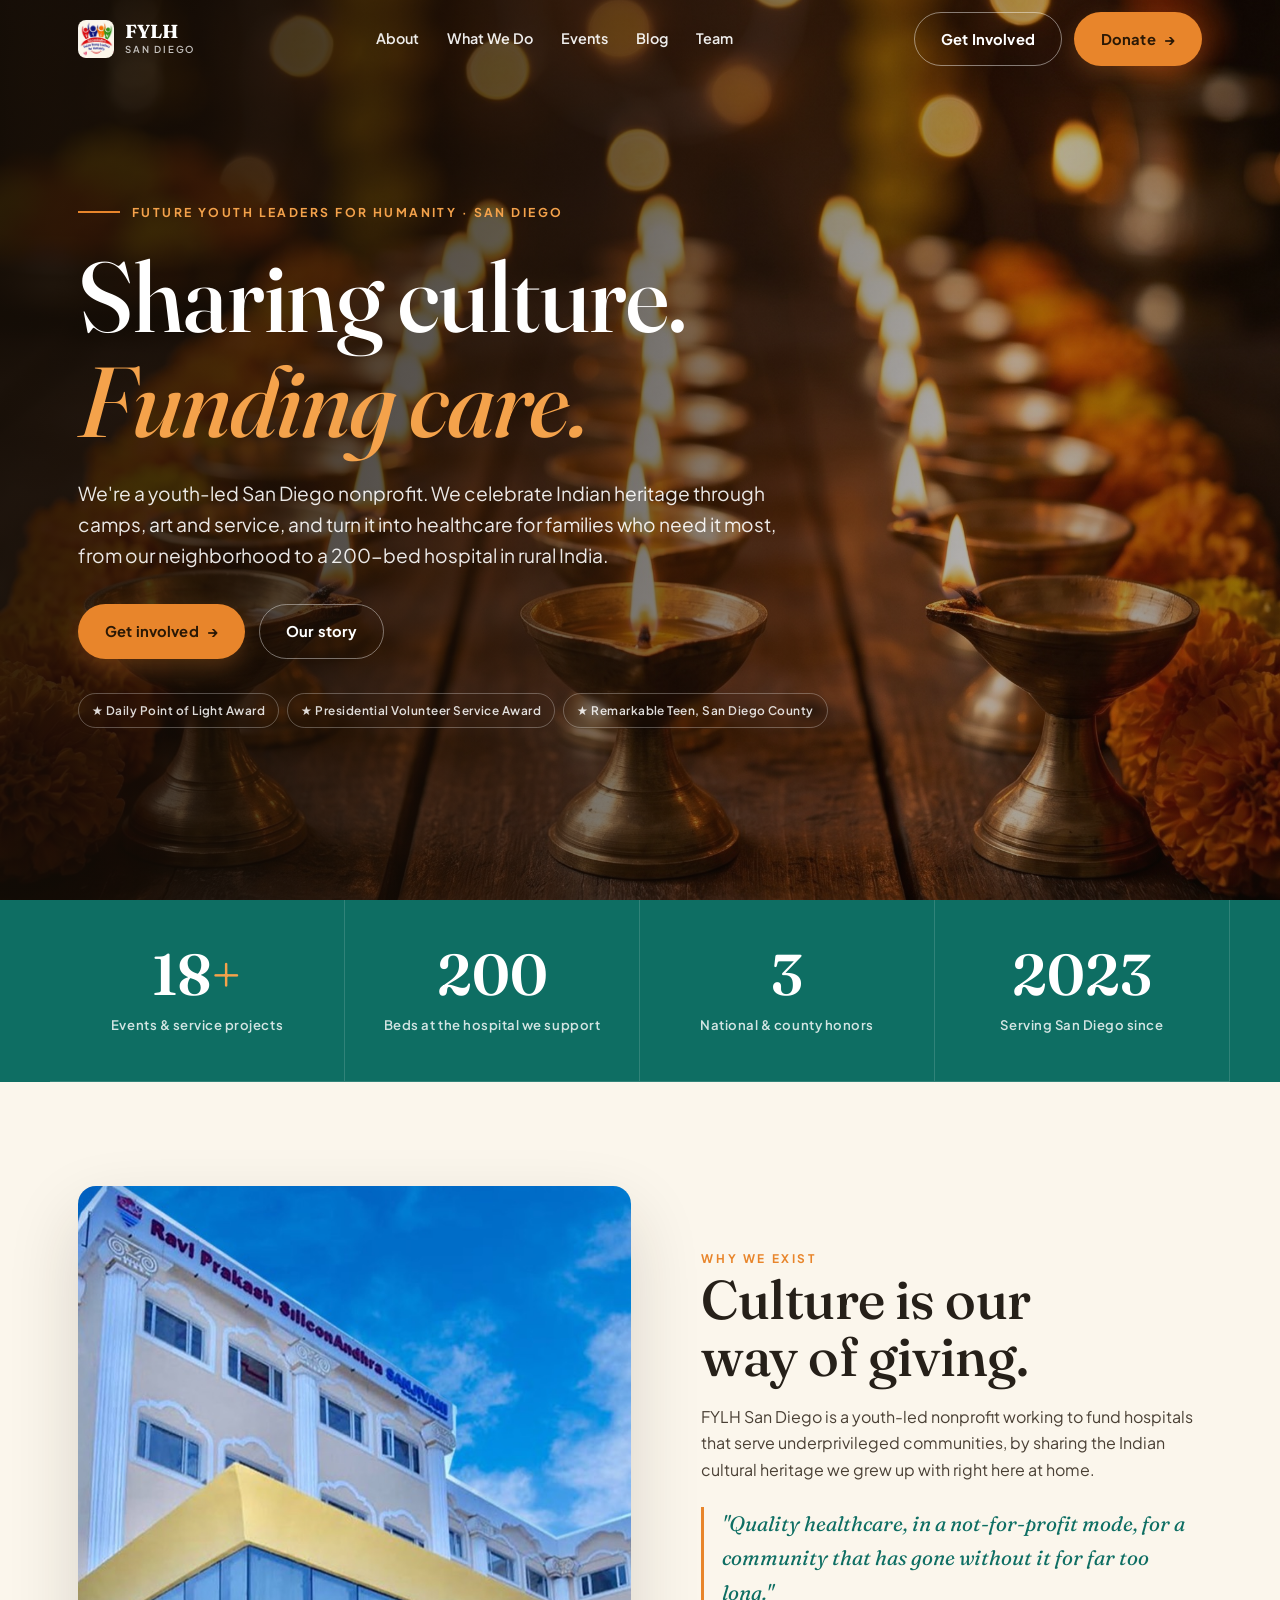
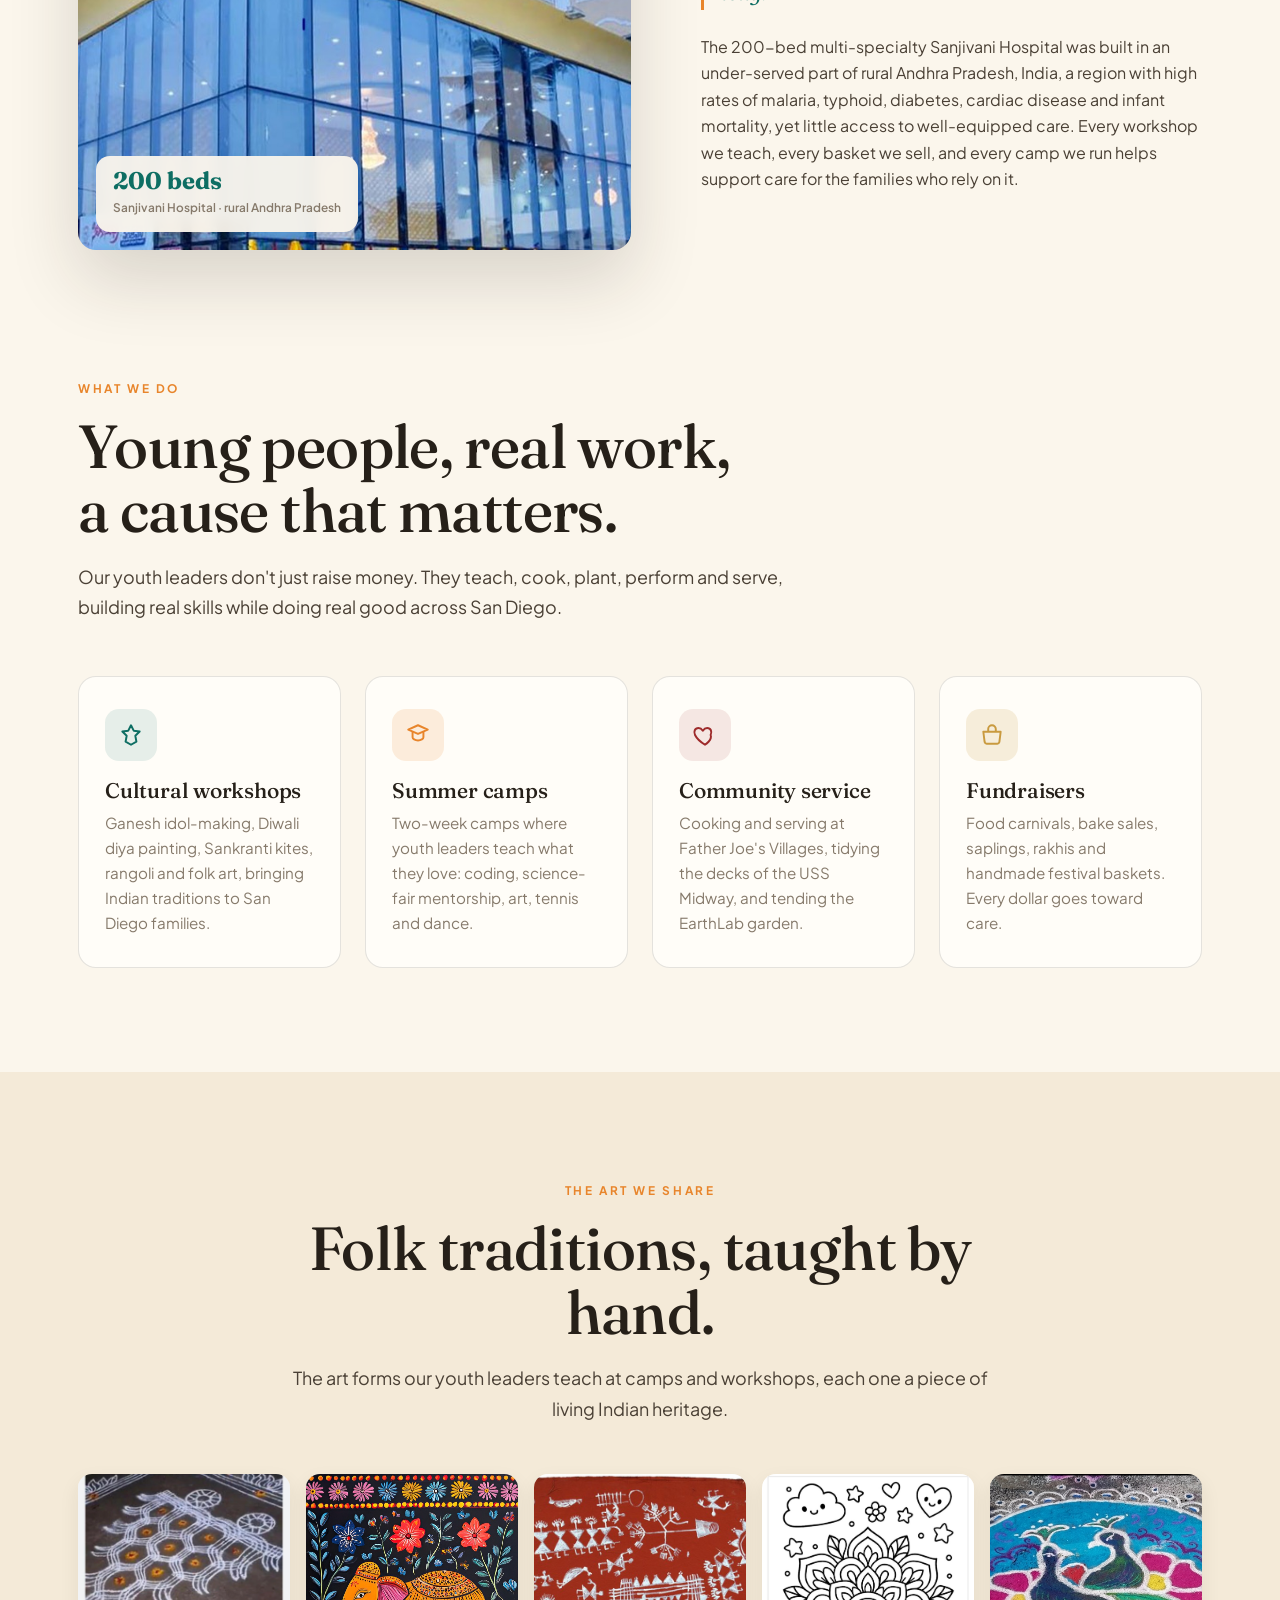
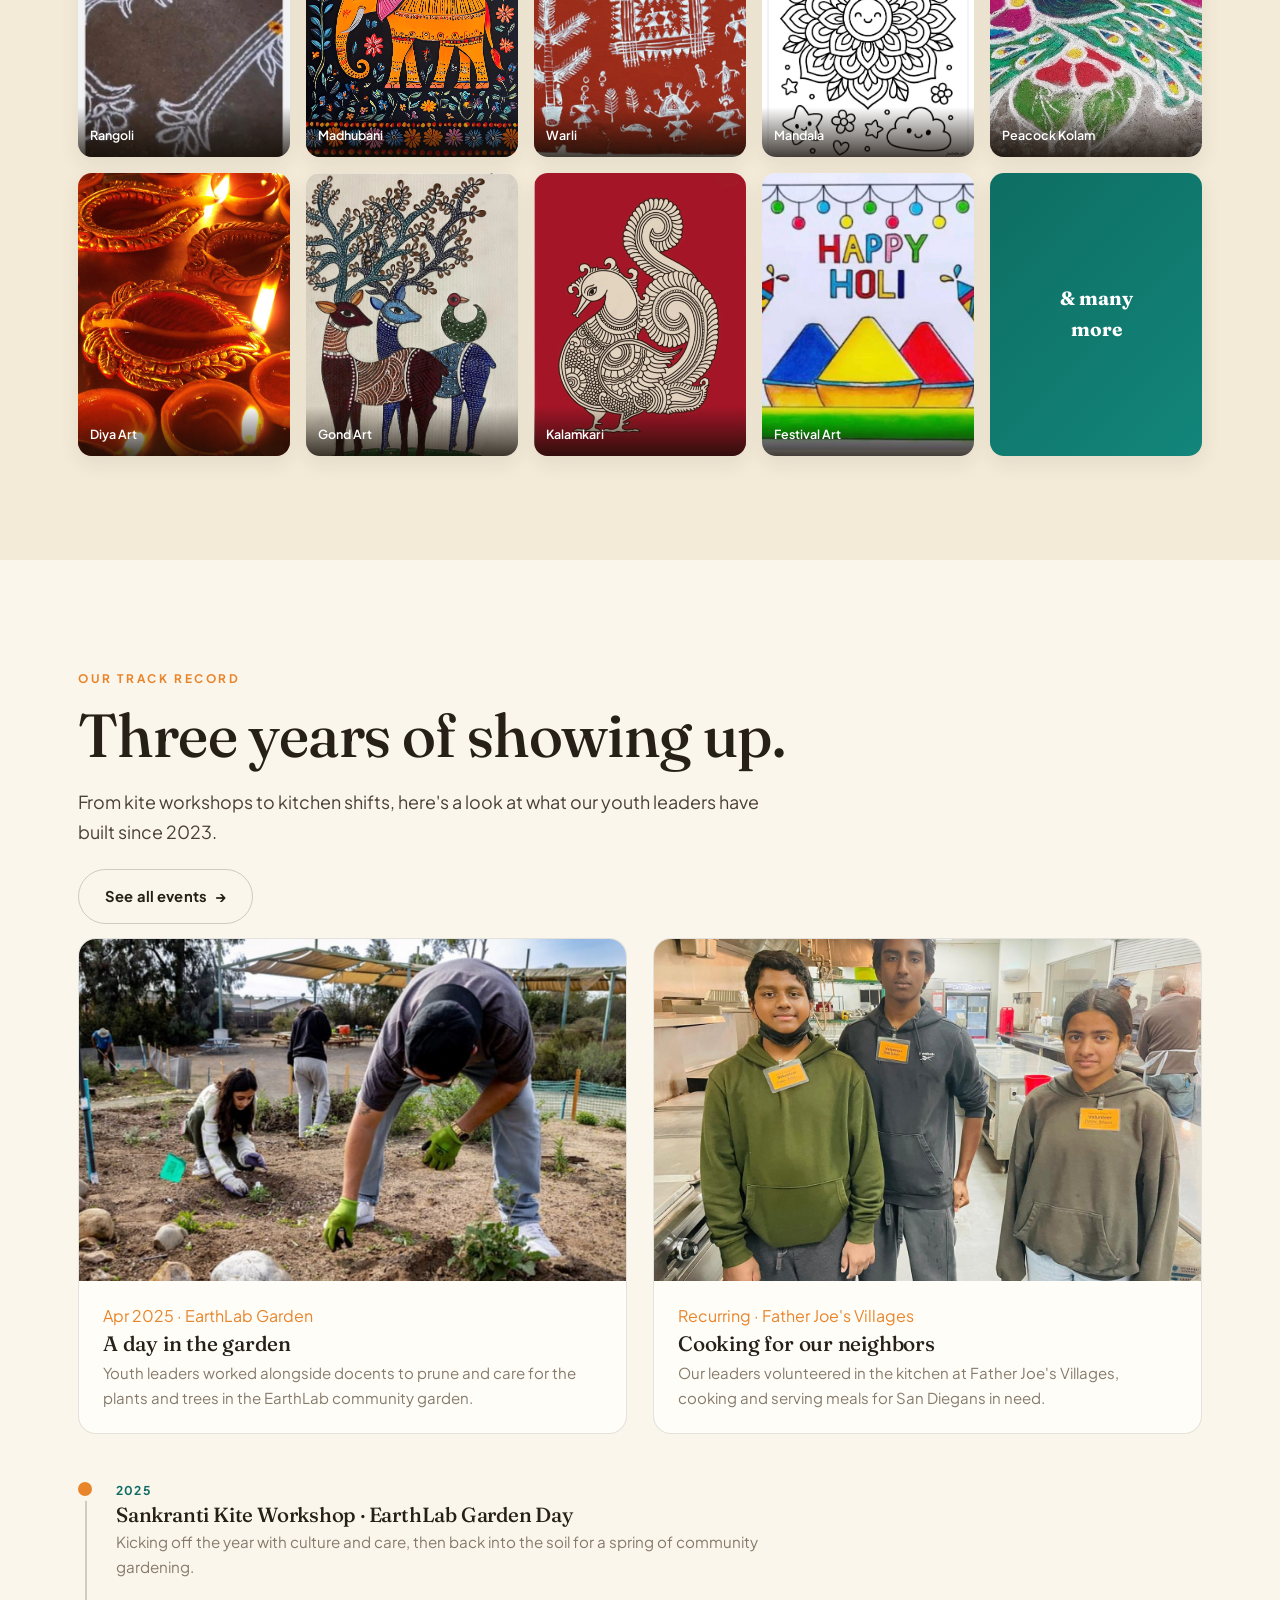
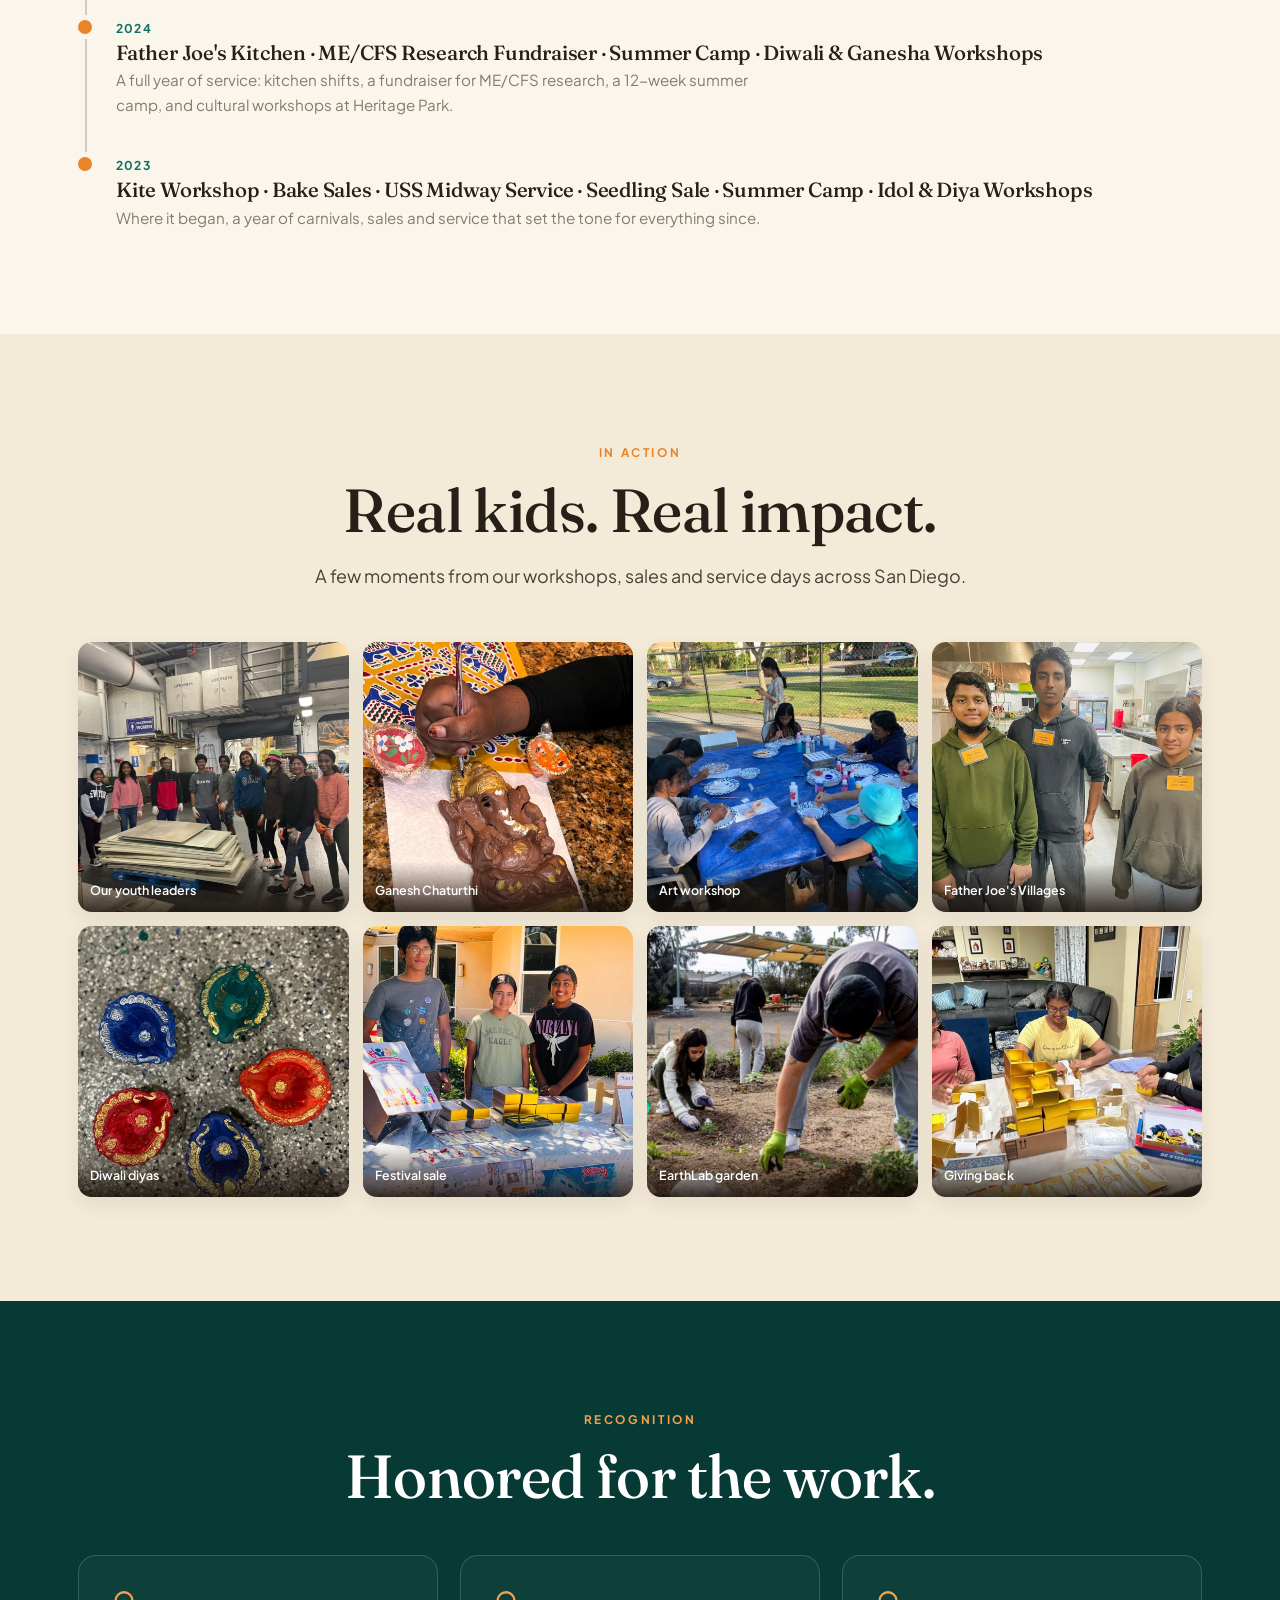
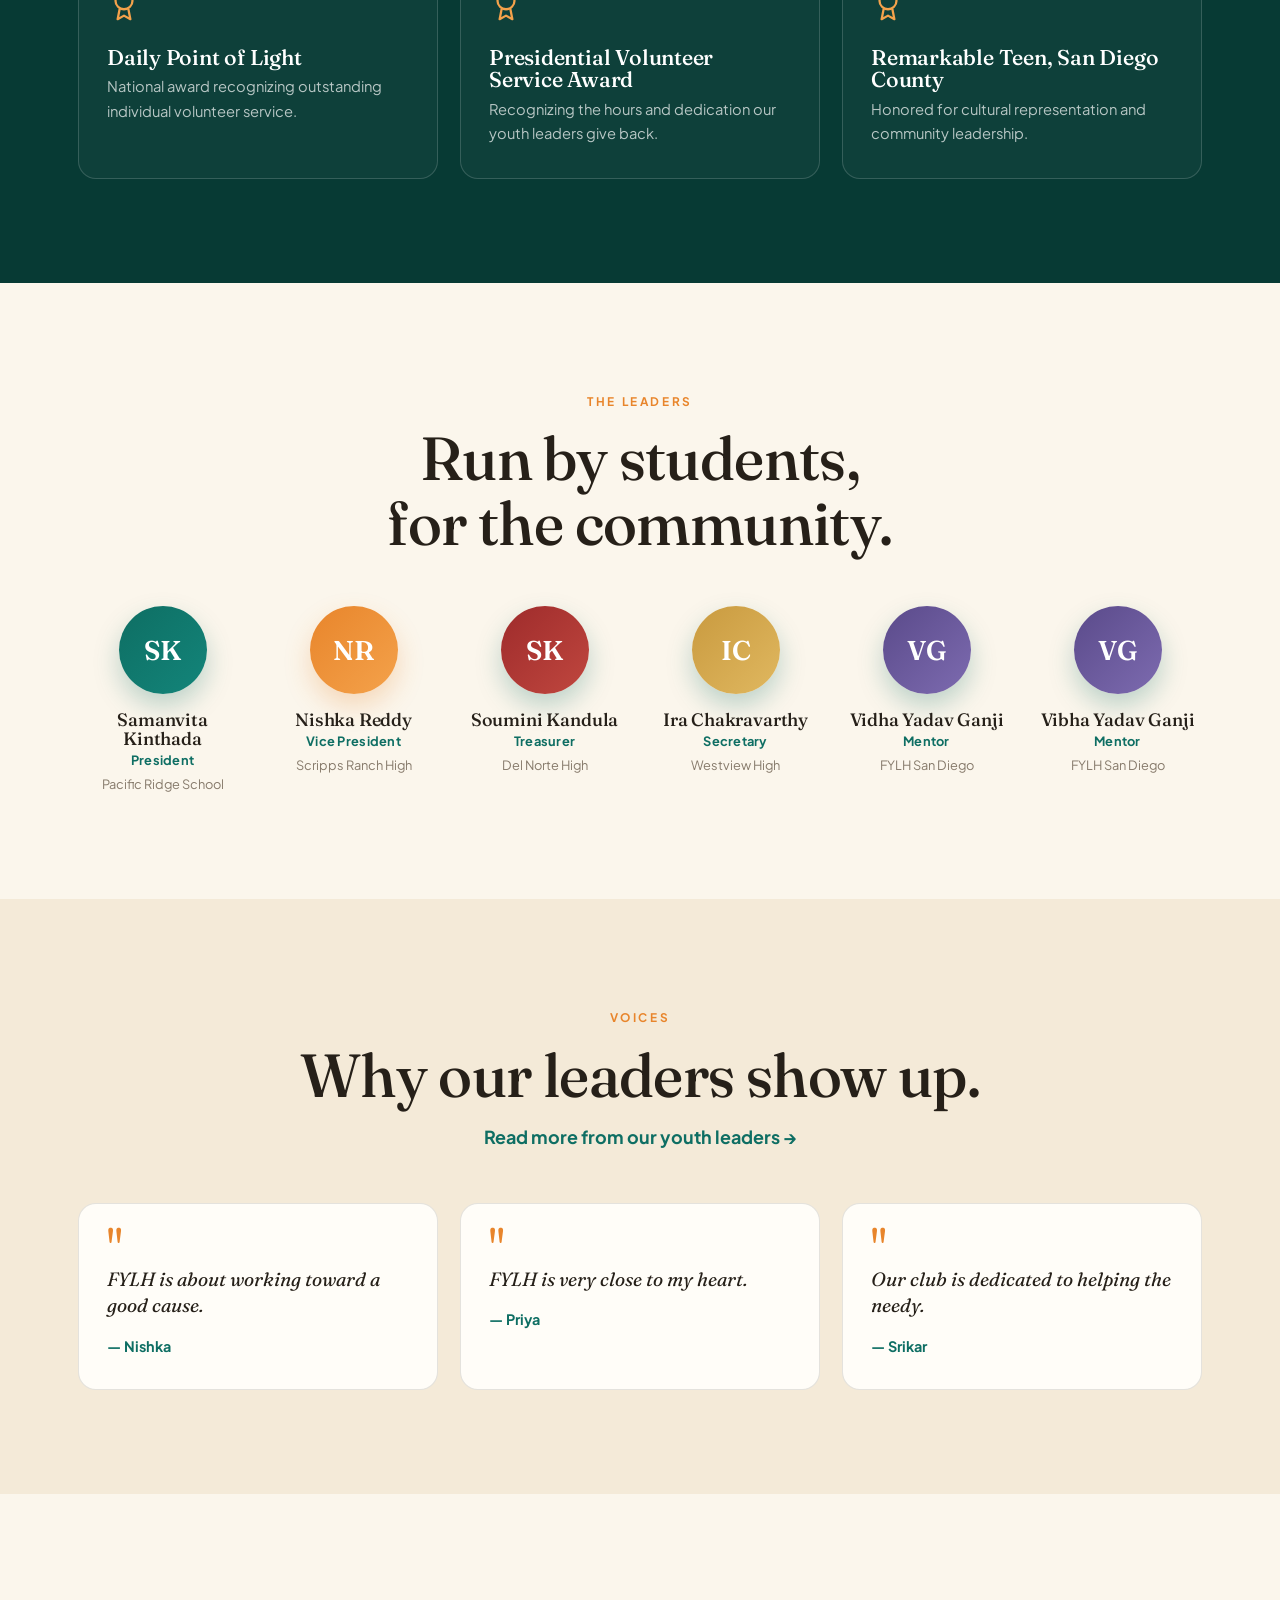
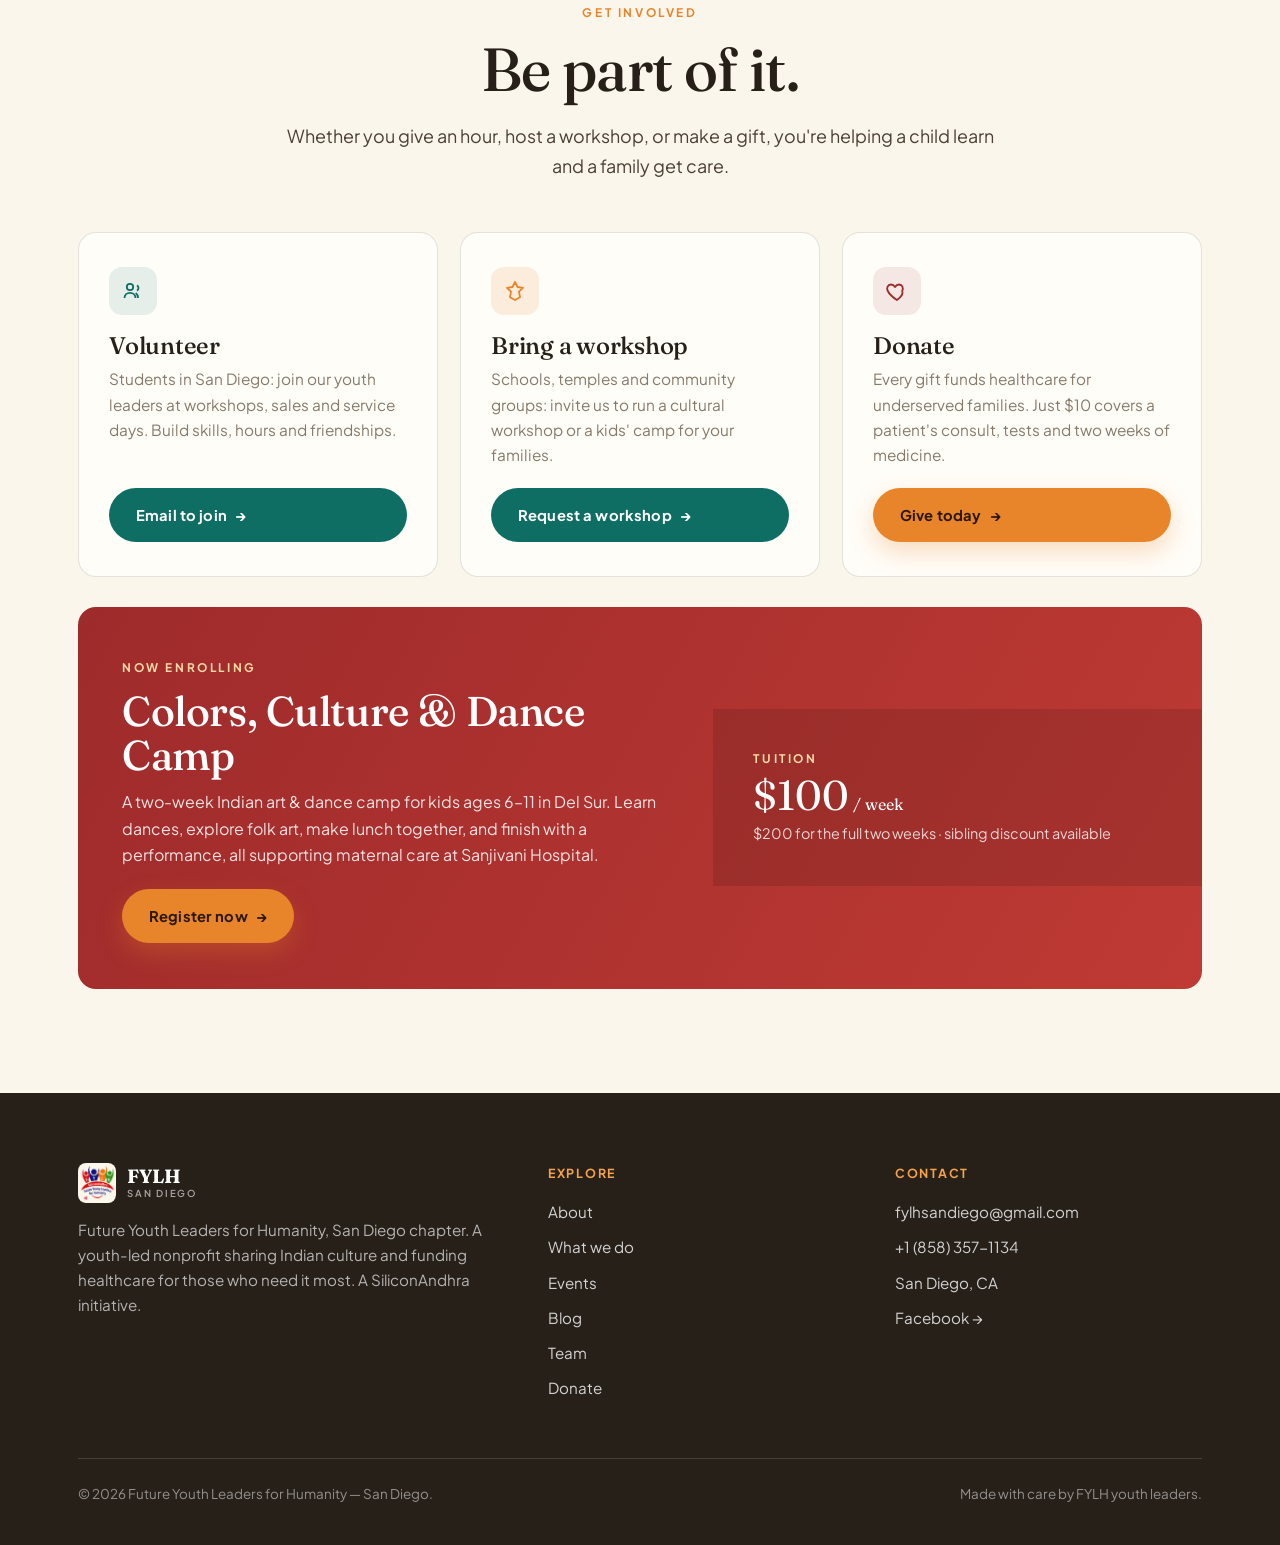
<file: index.html>
<!DOCTYPE html>
<html lang="en">
<head>
<meta charset="UTF-8" />
<meta name="viewport" content="width=device-width, initial-scale=1" />
<title>FYLH San Diego · Future Youth Leaders for Humanity — sharing culture, funding care</title>
<meta name="description" content="Future Youth Leaders for Humanity (FYLH), San Diego is a youth-led nonprofit that celebrates Indian cultural heritage through camps, art and community service, and turns it into healthcare for underserved families — including the 200-bed Sanjivani Hospital in rural India." />
<meta name="keywords" content="FYLH San Diego, Future Youth Leaders for Humanity, youth nonprofit San Diego, Indian culture, Sanjivani Hospital, student volunteers, community service" />
<meta name="theme-color" content="#0E6E63" />
<meta property="og:type" content="website" />
<meta property="og:title" content="FYLH San Diego · Future Youth Leaders for Humanity" />
<meta property="og:description" content="A youth-led San Diego nonprofit. Sharing Indian culture, funding healthcare for families who need it most." />
<meta property="og:image" content="assets/img/hero.jpg" />
<link rel="icon" href="data:image/svg+xml,%3Csvg xmlns='http://www.w3.org/2000/svg' viewBox='0 0 32 32'%3E%3Crect width='32' height='32' rx='7' fill='%230E6E63'/%3E%3Ctext x='16' y='22' font-family='Georgia,serif' font-size='15' fill='%23F4D9A6' text-anchor='middle' font-weight='bold'%3EF%3C/text%3E%3C/svg%3E" />
<link rel="preconnect" href="https://fonts.googleapis.com" />
<link rel="preconnect" href="https://fonts.gstatic.com" crossorigin />
<link href="https://fonts.googleapis.com/css2?family=Fraunces:ital,opsz,wght@0,9..144,400;0,9..144,500;0,9..144,600;0,9..144,700;1,9..144,400&family=Plus+Jakarta+Sans:wght@400;500;600;700&display=swap" rel="stylesheet" />
<script type="application/ld+json">
{
  "@context":"https://schema.org","@type":"NGO",
  "name":"Future Youth Leaders for Humanity — San Diego",
  "alternateName":"FYLH San Diego",
  "url":"https://www.fylhsd.com/",
  "description":"A youth-led nonprofit that celebrates Indian cultural heritage through camps, art and community service, and provides financial support to hospitals serving underprivileged communities.",
  "email":"fylhsandiego@gmail.com",
  "telephone":"+18583571134",
  "areaServed":"San Diego, CA",
  "sameAs":["https://www.facebook.com/shashinag.ganji"],
  "award":["Presidential Volunteer Service Award","Daily Point of Light National Award","Remarkable Teen of San Diego County — Cultural Representation"]
}
</script>
<link rel="stylesheet" href="assets/css/site.css" />
</head>
<body>

<header class="nav" id="nav">
  <div class="wrap row">
    <a class="brand" href="#top">
      <img src="assets/img/logo.png" alt="FYLH logo" onerror="this.style.display='none'" />
      <span class="bt"><b>FYLH</b><span>San Diego</span></span>
    </a>
    <nav class="nav-links" id="menu" aria-label="Primary">
      <a href="#about">About</a>
      <a href="#work">What We Do</a>
      <a href="events.html">Events</a>
      <a href="blog.html">Blog</a>
      <a href="#team">Team</a>
    </nav>
    <div class="nav-cta">
      <a class="btn btn-ghost" href="#give">Get Involved</a>
      <a class="btn btn-primary" href="donate.html">Donate <span class="ar">→</span></a>
      <button class="burger" id="burger" aria-label="Menu" aria-expanded="false"><span></span><span></span><span></span></button>
    </div>
  </div>
</header>

<main id="top">
  <!-- HERO -->
  <section class="hero">
    <div class="hero-bg"><img src="assets/img/hero.jpg" alt="Glowing diya lamps and marigold garlands at an Indian celebration" /></div>
    <div class="wrap">
      <div class="hero-eyebrow" data-rev><span class="ln"></span><span>Future Youth Leaders for Humanity · San Diego</span></div>
      <h1 data-rev>Sharing culture.<br><span class="it">Funding care.</span></h1>
      <p class="sub" data-rev>We're a youth-led San Diego nonprofit. We celebrate Indian heritage through camps, art and service, and turn it into healthcare for families who need it most, from our neighborhood to a 200-bed hospital in rural India.</p>
      <div class="hero-cta" data-rev>
        <a class="btn btn-primary" href="#give">Get involved <span class="ar">→</span></a>
        <a class="btn on-dark btn-ghost" href="#about">Our story</a>
      </div>
      <div class="hero-tags" data-rev>
        <span>★ Daily Point of Light Award</span>
        <span>★ Presidential Volunteer Service Award</span>
        <span>★ Remarkable Teen, San Diego County</span>
      </div>
    </div>
  </section>

  <!-- STATS -->
  <section class="stats">
    <div class="wrap" style="padding:0">
      <div class="grid">
        <div class="stat"><div class="k"><span data-count="18">0</span><span class="sx">+</span></div><div class="l">Events &amp; service projects</div></div>
        <div class="stat"><div class="k"><span data-count="200">0</span></div><div class="l">Beds at the hospital we support</div></div>
        <div class="stat"><div class="k"><span data-count="3">0</span></div><div class="l">National &amp; county honors</div></div>
        <div class="stat"><div class="k">2023</div><div class="l">Serving San Diego since</div></div>
      </div>
    </div>
  </section>

  <!-- ABOUT / CAUSE -->
  <section class="section" id="about">
    <div class="wrap">
      <div class="cause">
        <div class="ph" data-rev>
          <img src="assets/img/hospital.jpg" alt="The 200-bed not-for-profit Sanjivani Hospital that FYLH supports" onerror="this.src='assets/img/maternal.jpg'" />
          <div class="badge"><b>200 beds</b><span>Sanjivani Hospital · rural Andhra Pradesh</span></div>
        </div>
        <div>
          <span class="eyebrow" data-rev>Why we exist</span>
          <h2 data-rev>Culture is our<br>way of giving.</h2>
          <p data-rev>FYLH San Diego is a youth-led nonprofit working to fund hospitals that serve underprivileged communities, by sharing the Indian cultural heritage we grew up with right here at home.</p>
          <p class="pull" data-rev>"Quality healthcare, in a not-for-profit mode, for a community that has gone without it for far too long."</p>
          <p data-rev>The 200-bed multi-specialty Sanjivani Hospital was built in an under-served part of rural Andhra Pradesh, India, a region with high rates of malaria, typhoid, diabetes, cardiac disease and infant mortality, yet little access to well-equipped care. Every workshop we teach, every basket we sell, and every camp we run helps support care for the families who rely on it.</p>
        </div>
      </div>
    </div>
  </section>

  <!-- WHAT WE DO -->
  <section class="section" id="work" style="padding-top:20px">
    <div class="wrap">
      <div class="shead">
        <span class="eyebrow" data-rev>What we do</span>
        <h2 data-rev>Young people, real work,<br>a cause that matters.</h2>
        <p class="lead" data-rev>Our youth leaders don't just raise money. They teach, cook, plant, perform and serve, building real skills while doing real good across San Diego.</p>
      </div>
      <div class="pillars">
        <div class="pillar" data-rev>
          <div class="ic"><svg width="26" height="26" viewBox="0 0 24 24" fill="none" stroke="currentColor" stroke-width="1.8"><path d="M12 3l2.5 5 5.5.8-4 3.9 1 5.5L12 21l-5-2.8 1-5.5-4-3.9 5.5-.8z" stroke-linejoin="round"/></svg></div>
          <h3>Cultural workshops</h3>
          <p>Ganesh idol-making, Diwali diya painting, Sankranti kites, rangoli and folk art, bringing Indian traditions to San Diego families.</p>
        </div>
        <div class="pillar" data-rev data-d="1">
          <div class="ic"><svg width="26" height="26" viewBox="0 0 24 24" fill="none" stroke="currentColor" stroke-width="1.8"><path d="M3 7l9-4 9 4-9 4-9-4z" stroke-linejoin="round"/><path d="M7 9v5c0 1.5 2.2 3 5 3s5-1.5 5-3V9"/></svg></div>
          <h3>Summer camps</h3>
          <p>Two-week camps where youth leaders teach what they love: coding, science-fair mentorship, art, tennis and dance.</p>
        </div>
        <div class="pillar" data-rev data-d="2">
          <div class="ic"><svg width="26" height="26" viewBox="0 0 24 24" fill="none" stroke="currentColor" stroke-width="1.8"><path d="M12 21s-7-4.4-9.2-9C1.3 9 2.6 5.5 6 5.5c2 0 3.2 1.3 4 2.5.8-1.2 2-2.5 4-2.5 3.4 0 4.7 3.5 3.2 6.5C19 16.6 12 21 12 21z" stroke-linejoin="round"/></svg></div>
          <h3>Community service</h3>
          <p>Cooking and serving at Father Joe's Villages, tidying the decks of the USS Midway, and tending the EarthLab garden.</p>
        </div>
        <div class="pillar" data-rev data-d="3">
          <div class="ic"><svg width="26" height="26" viewBox="0 0 24 24" fill="none" stroke="currentColor" stroke-width="1.8"><path d="M4 9h16l-1.2 9.5a2 2 0 0 1-2 1.5H7.2a2 2 0 0 1-2-1.5L4 9z" stroke-linejoin="round"/><path d="M8.5 9V6.5a3.5 3.5 0 0 1 7 0V9"/></svg></div>
          <h3>Fundraisers</h3>
          <p>Food carnivals, bake sales, saplings, rakhis and handmade festival baskets. Every dollar goes toward care.</p>
        </div>
      </div>
    </div>
  </section>

  <!-- CULTURE GALLERY -->
  <section class="section culture">
    <div class="wrap">
      <div class="shead center">
        <span class="eyebrow" data-rev>The art we share</span>
        <h2 data-rev>Folk traditions, taught by hand.</h2>
        <p class="lead" data-rev style="margin-inline:auto">The art forms our youth leaders teach at camps and workshops, each one a piece of living Indian heritage.</p>
      </div>
      <div class="art-grid">
        <figure class="art" data-rev><img src="assets/art/art-rangoli.jpg" alt="Rangoli (Muggu)" loading="lazy"><figcaption>Rangoli</figcaption></figure>
        <figure class="art" data-rev data-d="1"><img src="assets/art/art-madhubani.jpg" alt="Madhubani painting" loading="lazy"><figcaption>Madhubani</figcaption></figure>
        <figure class="art" data-rev data-d="2"><img src="assets/art/art-warli.jpg" alt="Warli art" loading="lazy"><figcaption>Warli</figcaption></figure>
        <figure class="art" data-rev data-d="3"><img src="assets/art/art-mandala.jpg" alt="Mandala art" loading="lazy"><figcaption>Mandala</figcaption></figure>
        <figure class="art" data-rev data-d="4"><img src="assets/art/art-peacock.jpg" alt="Peacock Kolam" loading="lazy"><figcaption>Peacock Kolam</figcaption></figure>
        <figure class="art" data-rev><img src="assets/art/art-diya.jpg" alt="Diya art" loading="lazy"><figcaption>Diya Art</figcaption></figure>
        <figure class="art" data-rev data-d="1"><img src="assets/art/art-gond.jpg" alt="Gond art" loading="lazy"><figcaption>Gond Art</figcaption></figure>
        <figure class="art" data-rev data-d="2"><img src="assets/art/art-kalamkari.jpg" alt="Kalamkari art" loading="lazy"><figcaption>Kalamkari</figcaption></figure>
        <figure class="art" data-rev data-d="3"><img src="assets/art/art-festival.jpg" alt="Festival art" loading="lazy"><figcaption>Festival Art</figcaption></figure>
        <figure class="art" data-rev data-d="4" style="display:flex;align-items:center;justify-content:center;background:linear-gradient(135deg,var(--teal),var(--teal-2));color:#fff;aspect-ratio:3/4"><figcaption style="position:static;background:none;text-align:center;padding:14px"><b style="font-family:Fraunces,serif;font-size:1.2rem">&amp; many<br>more</b></figcaption></figure>
      </div>
    </div>
  </section>

  <!-- IMPACT / TIMELINE -->
  <section class="section" id="impact">
    <div class="wrap">
      <div class="shead">
        <span class="eyebrow" data-rev>Our track record</span>
        <h2 data-rev>Three years of showing up.</h2>
        <p class="lead" data-rev>From kite workshops to kitchen shifts, here's a look at what our youth leaders have built since 2023.</p>
        <a class="btn btn-ghost" href="events.html" data-rev style="margin-top:22px">See all events <span class="ar">→</span></a>
      </div>

      <div class="tl-feature">
        <div class="tl-card" data-rev>
          <div class="ph"><img src="assets/img/g-garden.jpg" alt="Youth leaders caring for the EarthLab community garden" loading="lazy" onerror="this.src='assets/img/sapling.jpg'"></div>
          <div class="bd"><span class="yr">Apr 2025 · EarthLab Garden</span><h4>A day in the garden</h4><p>Youth leaders worked alongside docents to prune and care for the plants and trees in the EarthLab community garden.</p></div>
        </div>
        <div class="tl-card" data-rev data-d="1">
          <div class="ph"><img src="assets/img/g-kitchen.jpg" alt="FYLH youth leaders volunteering at Father Joe's Villages kitchen" loading="lazy" onerror="this.src='assets/img/rangoli.jpg'"></div>
          <div class="bd"><span class="yr">Recurring · Father Joe's Villages</span><h4>Cooking for our neighbors</h4><p>Our leaders volunteered in the kitchen at Father Joe's Villages, cooking and serving meals for San Diegans in need.</p></div>
        </div>
      </div>

      <div class="tl" style="margin-top:46px">
        <div class="tl-row" data-rev><div class="yr">2025</div><h4>Sankranti Kite Workshop · EarthLab Garden Day</h4><p>Kicking off the year with culture and care, then back into the soil for a spring of community gardening.</p></div>
        <div class="tl-row" data-rev><div class="yr">2024</div><h4>Father Joe's Kitchen · ME/CFS Research Fundraiser · Summer Camp · Diwali &amp; Ganesha Workshops</h4><p>A full year of service: kitchen shifts, a fundraiser for ME/CFS research, a 12-week summer camp, and cultural workshops at Heritage Park.</p></div>
        <div class="tl-row" data-rev><div class="yr">2023</div><h4>Kite Workshop · Bake Sales · USS Midway Service · Seedling Sale · Summer Camp · Idol &amp; Diya Workshops</h4><p>Where it began, a year of carnivals, sales and service that set the tone for everything since.</p></div>
      </div>
    </div>
  </section>

  <!-- IN ACTION GALLERY -->
  <section class="section culture" id="gallery">
    <div class="wrap">
      <div class="shead center">
        <span class="eyebrow" data-rev>In action</span>
        <h2 data-rev>Real kids. Real impact.</h2>
        <p class="lead" data-rev style="margin-inline:auto">A few moments from our workshops, sales and service days across San Diego.</p>
      </div>
      <div class="ingrid">
        <figure class="g" data-rev><img src="assets/img/g-group.jpg" alt="FYLH youth leaders together at an event" loading="lazy"><figcaption>Our youth leaders</figcaption></figure>
        <figure class="g" data-rev><img src="assets/img/g-idol.jpg" alt="Placing a Ganesh idol on marigold petals" loading="lazy"><figcaption>Ganesh Chaturthi</figcaption></figure>
        <figure class="g" data-rev><img src="assets/img/g-workshop.jpg" alt="Kids creating art at a cultural workshop" loading="lazy"><figcaption>Art workshop</figcaption></figure>
        <figure class="g" data-rev><img src="assets/img/g-kitchen.jpg" alt="Volunteering at Father Joe's Villages" loading="lazy"><figcaption>Father Joe's Villages</figcaption></figure>
        <figure class="g" data-rev><img src="assets/img/g-diyas.jpg" alt="Hand-painted diyas for Diwali" loading="lazy"><figcaption>Diwali diyas</figcaption></figure>
        <figure class="g" data-rev><img src="assets/img/g-baskets.jpg" alt="Festival basket and food sale" loading="lazy"><figcaption>Festival sale</figcaption></figure>
        <figure class="g" data-rev><img src="assets/img/g-garden.jpg" alt="A day in the EarthLab garden" loading="lazy"><figcaption>EarthLab garden</figcaption></figure>
        <figure class="g" data-rev><img src="assets/img/g-packing.jpg" alt="Packing care boxes for the community" loading="lazy"><figcaption>Giving back</figcaption></figure>
      </div>
    </div>
  </section>

  <!-- AWARDS -->
  <section class="section awards">
    <div class="wrap">
      <div class="shead center">
        <span class="eyebrow" data-rev style="color:var(--saffron-2)">Recognition</span>
        <h2 data-rev style="color:#fff">Honored for the work.</h2>
      </div>
      <div class="aw-grid">
        <div class="aw" data-rev><div class="ic"><svg width="34" height="34" viewBox="0 0 24 24" fill="none" stroke="currentColor" stroke-width="1.6"><circle cx="12" cy="9" r="6"/><path d="M9 14.5 7.5 22 12 19.5 16.5 22 15 14.5" stroke-linejoin="round"/></svg></div><h3>Daily Point of Light</h3><p>National award recognizing outstanding individual volunteer service.</p></div>
        <div class="aw" data-rev data-d="1"><div class="ic"><svg width="34" height="34" viewBox="0 0 24 24" fill="none" stroke="currentColor" stroke-width="1.6"><circle cx="12" cy="9" r="6"/><path d="M9 14.5 7.5 22 12 19.5 16.5 22 15 14.5" stroke-linejoin="round"/></svg></div><h3>Presidential Volunteer Service Award</h3><p>Recognizing the hours and dedication our youth leaders give back.</p></div>
        <div class="aw" data-rev data-d="2"><div class="ic"><svg width="34" height="34" viewBox="0 0 24 24" fill="none" stroke="currentColor" stroke-width="1.6"><circle cx="12" cy="9" r="6"/><path d="M9 14.5 7.5 22 12 19.5 16.5 22 15 14.5" stroke-linejoin="round"/></svg></div><h3>Remarkable Teen, San Diego County</h3><p>Honored for cultural representation and community leadership.</p></div>
      </div>
    </div>
  </section>

  <!-- TEAM -->
  <section class="section" id="team">
    <div class="wrap">
      <div class="shead center">
        <span class="eyebrow" data-rev>The leaders</span>
        <h2 data-rev>Run by students,<br>for the community.</h2>
      </div>
      <div class="team-grid">
        <div class="member" data-rev><div class="av">SK</div><h4>Samanvita Kinthada</h4><div class="role">President</div><div class="school">Pacific Ridge School</div></div>
        <div class="member" data-rev data-d="1"><div class="av">NR</div><h4>Nishka Reddy</h4><div class="role">Vice President</div><div class="school">Scripps Ranch High</div></div>
        <div class="member" data-rev data-d="2"><div class="av">SK</div><h4>Soumini Kandula</h4><div class="role">Treasurer</div><div class="school">Del Norte High</div></div>
        <div class="member" data-rev data-d="3"><div class="av">IC</div><h4>Ira Chakravarthy</h4><div class="role">Secretary</div><div class="school">Westview High</div></div>
        <div class="member" data-rev data-d="4"><div class="av">VG</div><h4>Vidha Yadav Ganji</h4><div class="role">Mentor</div><div class="school">FYLH San Diego</div></div>
        <div class="member" data-rev data-d="5"><div class="av">VG</div><h4>Vibha Yadav Ganji</h4><div class="role">Mentor</div><div class="school">FYLH San Diego</div></div>
      </div>
    </div>
  </section>

  <!-- VOICES -->
  <section class="section voices">
    <div class="wrap">
      <div class="shead center">
        <span class="eyebrow" data-rev>Voices</span>
        <h2 data-rev>Why our leaders show up.</h2>
        <p class="lead" data-rev style="margin-inline:auto;margin-top:14px"><a class="teal" style="font-weight:700" href="blog.html">Read more from our youth leaders →</a></p>
      </div>
      <div class="v-grid">
        <div class="v" data-rev><span class="q">"</span><p>FYLH is about working toward a good cause.</p><div class="who">— Nishka</div></div>
        <div class="v" data-rev data-d="1"><span class="q">"</span><p>FYLH is very close to my heart.</p><div class="who">— Priya</div></div>
        <div class="v" data-rev data-d="2"><span class="q">"</span><p>Our club is dedicated to helping the needy.</p><div class="who">— Srikar</div></div>
      </div>
    </div>
  </section>

  <!-- GET INVOLVED -->
  <section class="section" id="give">
    <div class="wrap">
      <div class="shead center">
        <span class="eyebrow" data-rev>Get involved</span>
        <h2 data-rev>Be part of it.</h2>
        <p class="lead" data-rev style="margin-inline:auto">Whether you give an hour, host a workshop, or make a gift, you're helping a child learn and a family get care.</p>
      </div>
      <div class="give-grid">
        <div class="give" data-rev>
          <div class="ic"><svg width="24" height="24" viewBox="0 0 24 24" fill="none" stroke="currentColor" stroke-width="1.8"><circle cx="9" cy="8" r="3.2"/><path d="M3.5 19c0-3.4 2.6-5.2 5.5-5.2s5.5 1.8 5.5 5.2"/><path d="M16 6.4a3 3 0 0 1 0 5.2M17 19c0-2.4-1-4-2.3-4.9"/></svg></div>
          <h3>Volunteer</h3>
          <p>Students in San Diego: join our youth leaders at workshops, sales and service days. Build skills, hours and friendships.</p>
          <a class="btn btn-teal" href="mailto:fylhsandiego@gmail.com?subject=I'd like to volunteer with FYLH">Email to join <span class="ar">→</span></a>
        </div>
        <div class="give" data-rev data-d="1">
          <div class="ic"><svg width="24" height="24" viewBox="0 0 24 24" fill="none" stroke="currentColor" stroke-width="1.8"><path d="M12 3l2.5 5 5.5.8-4 3.9 1 5.5L12 21l-5-2.8 1-5.5-4-3.9 5.5-.8z" stroke-linejoin="round"/></svg></div>
          <h3>Bring a workshop</h3>
          <p>Schools, temples and community groups: invite us to run a cultural workshop or a kids' camp for your families.</p>
          <a class="btn btn-teal" href="mailto:fylhsandiego@gmail.com?subject=Host an FYLH workshop">Request a workshop <span class="ar">→</span></a>
        </div>
        <div class="give" data-rev data-d="2">
          <div class="ic"><svg width="24" height="24" viewBox="0 0 24 24" fill="none" stroke="currentColor" stroke-width="1.8"><path d="M12 21s-7-4.4-9.2-9C1.3 9 2.6 5.5 6 5.5c2 0 3.2 1.3 4 2.5.8-1.2 2-2.5 4-2.5 3.4 0 4.7 3.5 3.2 6.5C19 16.6 12 21 12 21z" stroke-linejoin="round"/></svg></div>
          <h3>Donate</h3>
          <p>Every gift funds healthcare for underserved families. Just $10 covers a patient's consult, tests and two weeks of medicine.</p>
          <a class="btn btn-primary" href="donate.html">Give today <span class="ar">→</span></a>
        </div>
      </div>

      <!-- CAMP CALLOUT -->
      <div class="camp" data-rev>
        <div class="t">
          <span class="eyebrow">Now enrolling</span>
          <h3>Colors, Culture &amp; Dance Camp</h3>
          <p>A two-week Indian art &amp; dance camp for kids ages 6–11 in Del Sur. Learn dances, explore folk art, make lunch together, and finish with a performance, all supporting maternal care at Sanjivani Hospital.</p>
          <a class="btn btn-primary" href="https://qrln.org/ZBRJn" target="_blank" rel="noopener">Register now <span class="ar">→</span></a>
        </div>
        <div class="r">
          <span class="eyebrow" style="color:#ffd9a6">Tuition</span>
          <span class="amt">$100<span style="font-size:1rem"> / week</span></span>
          <span class="per">$200 for the full two weeks · sibling discount available</span>
        </div>
      </div>
    </div>
  </section>
</main>

<!-- FOOTER -->
<footer class="foot" id="contact">
  <div class="wrap">
    <div class="top">
      <div>
        <a class="brand" href="#top" style="color:#fff"><img src="assets/img/logo.png" alt="FYLH logo" style="height:40px;border-radius:8px" onerror="this.style.display='none'" /><span class="bt"><b style="font-family:Fraunces,serif;font-size:1.2rem">FYLH</b><span style="font-size:.6rem;font-weight:600;letter-spacing:.18em;text-transform:uppercase;color:rgba(255,255,255,.6)">San Diego</span></span></a>
        <p style="margin-top:14px">Future Youth Leaders for Humanity, San Diego chapter. A youth-led nonprofit sharing Indian culture and funding healthcare for those who need it most. A SiliconAndhra initiative.</p>
      </div>
      <div>
        <h5>Explore</h5>
        <a class="lk" href="#about">About</a>
        <a class="lk" href="#work">What we do</a>
        <a class="lk" href="events.html">Events</a>
        <a class="lk" href="blog.html">Blog</a>
        <a class="lk" href="#team">Team</a>
        <a class="lk" href="donate.html">Donate</a>
      </div>
      <div>
        <h5>Contact</h5>
        <a class="lk" href="mailto:fylhsandiego@gmail.com">fylhsandiego@gmail.com</a>
        <a class="lk" href="tel:+18583571134">+1 (858) 357-1134</a>
        <a class="lk" href="#">San Diego, CA</a>
        <a class="lk" href="https://www.facebook.com/shashinag.ganji" target="_blank" rel="noopener">Facebook →</a>
      </div>
    </div>
    <div class="bottom">
      <span>© <span id="year">2026</span> Future Youth Leaders for Humanity — San Diego.</span>
      <span>Made with care by FYLH youth leaders.</span>
    </div>
  </div>
</footer>

<script>
  var nav=document.getElementById('nav');
  var onS=function(){nav.classList.toggle('solid',window.scrollY>30)};onS();addEventListener('scroll',onS,{passive:true});
  var b=document.getElementById('burger'),m=document.getElementById('menu');
  b.addEventListener('click',function(){var o=m.classList.toggle('open');b.setAttribute('aria-expanded',o)});
  m.querySelectorAll('a').forEach(function(a){a.addEventListener('click',function(){m.classList.remove('open');b.setAttribute('aria-expanded',false)})});
  document.getElementById('year').textContent=new Date().getFullYear();

  var rm=matchMedia('(prefers-reduced-motion: reduce)').matches;
  var els=document.querySelectorAll('[data-rev]');
  if(rm||!('IntersectionObserver' in window)){els.forEach(function(e){e.classList.add('in')});}
  else{
    var io=new IntersectionObserver(function(en){en.forEach(function(e){if(e.isIntersecting){var t=e.target,d=parseInt(t.getAttribute('data-d')||0,10);setTimeout(function(){t.classList.add('in')},d*100);io.unobserve(t)}})},{threshold:.12,rootMargin:'0px 0px -8% 0px'});
    els.forEach(function(e){io.observe(e)});
  }
  // animated counters
  var counted=false;
  function runCounts(){
    if(counted)return; var s=document.querySelector('.stats'); if(!s)return;
    var r=s.getBoundingClientRect(); if(r.top>window.innerHeight||r.bottom<0)return; counted=true;
    document.querySelectorAll('[data-count]').forEach(function(el){
      var target=+el.getAttribute('data-count'),start=0,dur=1400,t0=null;
      if(rm){el.textContent=target;return;}
      function step(ts){if(!t0)t0=ts;var p=Math.min((ts-t0)/dur,1);el.textContent=Math.floor(start+(target-start)*(1-Math.pow(1-p,3)));if(p<1)requestAnimationFrame(step);else el.textContent=target;}
      requestAnimationFrame(step);
    });
  }
  runCounts(); addEventListener('scroll',runCounts,{passive:true});
</script>
</body>
</html>
</file>
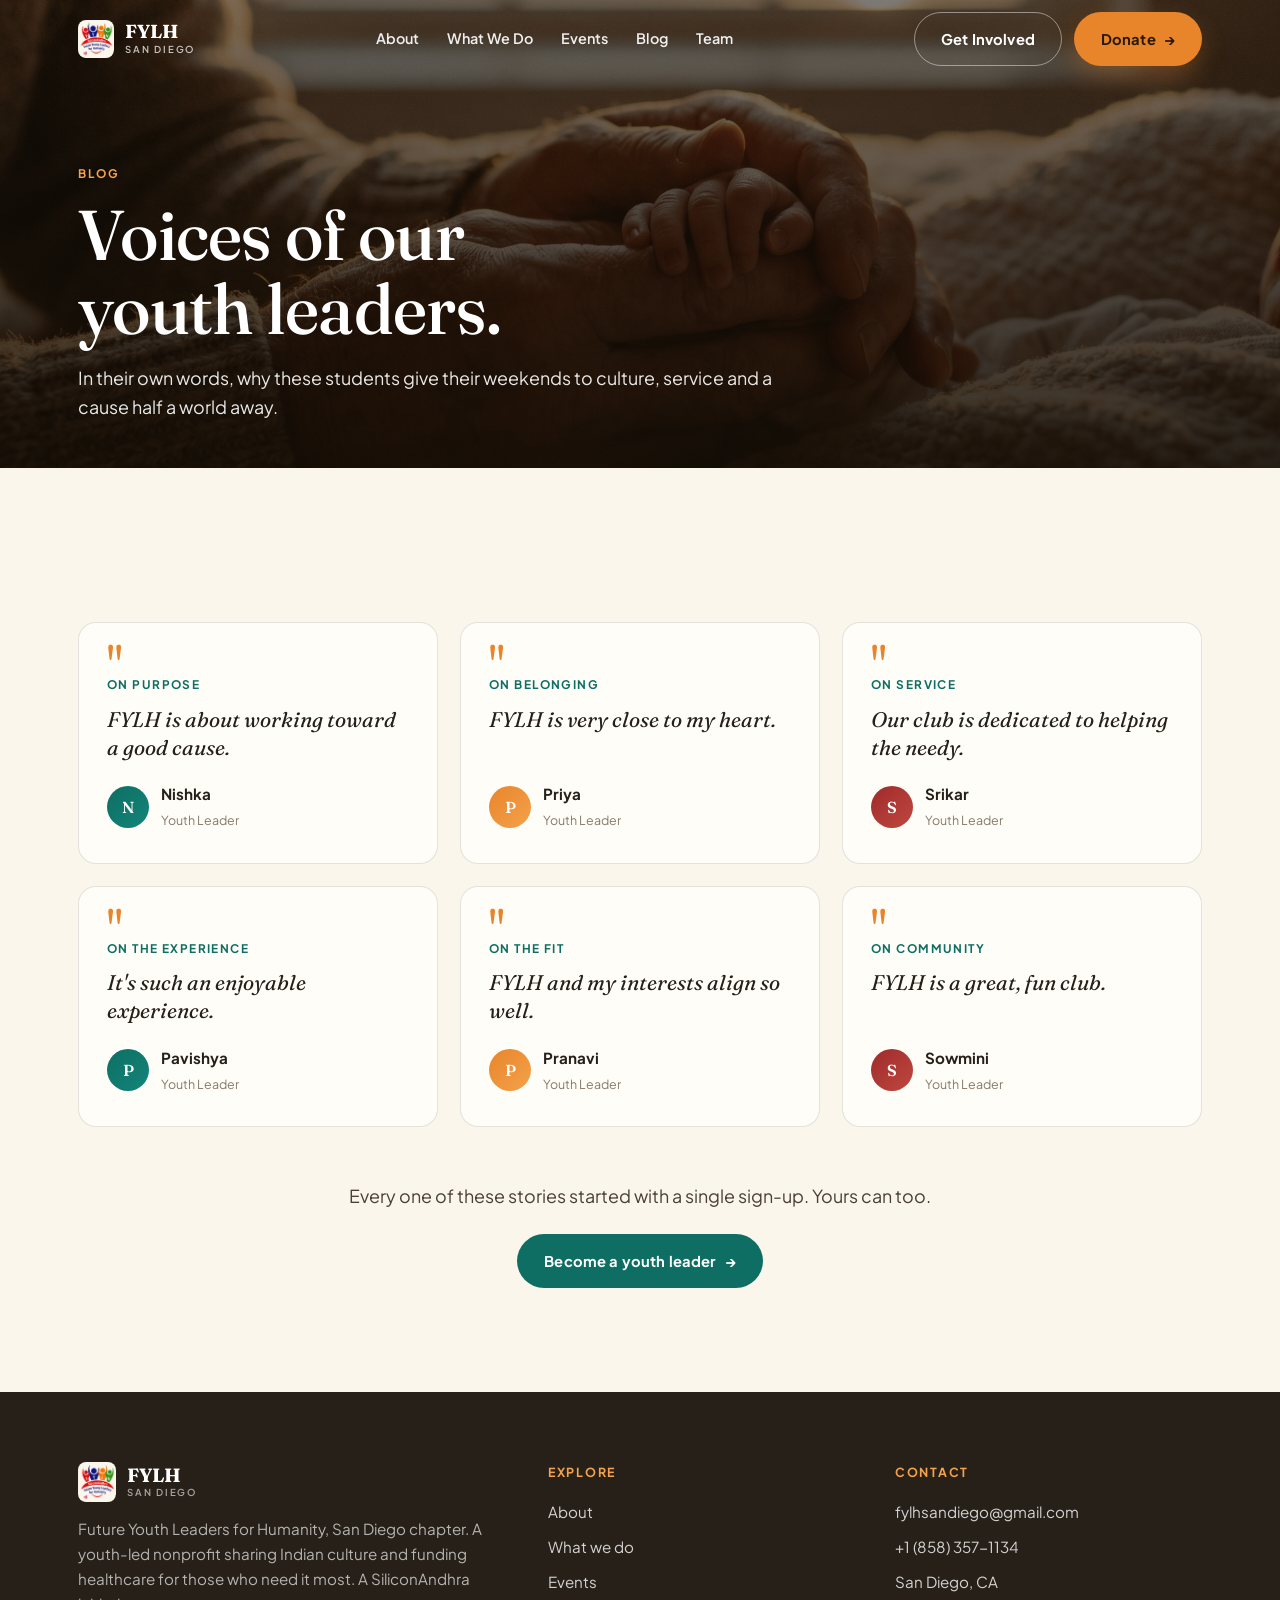
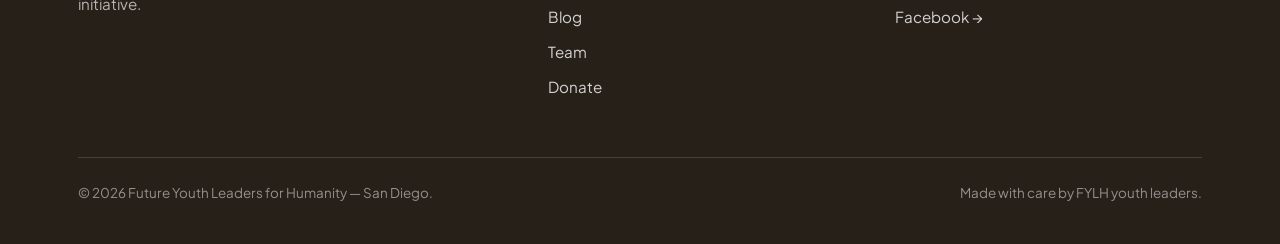
<file: blog.html>
<!DOCTYPE html>
<html lang="en">
<head>
<meta charset="UTF-8" />
<meta name="viewport" content="width=device-width, initial-scale=1" />
<title>Blog · FYLH San Diego — voices of our youth leaders</title>
<meta name="description" content="Reflections from the youth leaders of FYLH San Diego on service, culture, and why this work matters to them." />
<meta name="theme-color" content="#0E6E63" />
<meta property="og:title" content="Blog · FYLH San Diego" />
<meta property="og:description" content="Voices of our youth leaders." />
<meta property="og:image" content="assets/img/maternal.jpg" />
<link rel="icon" href="data:image/svg+xml,%3Csvg xmlns='http://www.w3.org/2000/svg' viewBox='0 0 32 32'%3E%3Crect width='32' height='32' rx='7' fill='%230E6E63'/%3E%3Ctext x='16' y='22' font-family='Georgia,serif' font-size='15' fill='%23F4D9A6' text-anchor='middle' font-weight='bold'%3EF%3C/text%3E%3C/svg%3E" />
<link rel="preconnect" href="https://fonts.googleapis.com" />
<link rel="preconnect" href="https://fonts.gstatic.com" crossorigin />
<link href="https://fonts.googleapis.com/css2?family=Fraunces:ital,opsz,wght@0,9..144,400;0,9..144,500;0,9..144,600;0,9..144,700;1,9..144,400&family=Plus+Jakarta+Sans:wght@400;500;600;700&display=swap" rel="stylesheet" />
<link rel="stylesheet" href="assets/css/site.css" />
<style>
  .post-grid{display:grid;grid-template-columns:1fr;gap:22px;margin-top:50px}
  @media(min-width:680px){.post-grid{grid-template-columns:1fr 1fr}}
  @media(min-width:1000px){.post-grid{grid-template-columns:repeat(3,1fr)}}
  .post{background:var(--cream-2);border:1px solid var(--line);border-radius:var(--r);padding:30px 28px;transition:transform .4s var(--ease),box-shadow .4s;display:flex;flex-direction:column}
  .post:hover{transform:translateY(-5px);box-shadow:0 20px 46px rgba(38,32,25,.1)}
  .post .q{font-family:"Fraunces",serif;font-size:3rem;line-height:.5;color:var(--saffron);height:22px;display:block}
  .post .std{font-weight:700;font-size:.74rem;letter-spacing:.12em;text-transform:uppercase;color:var(--teal);margin-bottom:4px}
  .post p{font-family:"Fraunces",serif;font-style:italic;font-size:1.32rem;color:var(--ink);margin:6px 0 20px;line-height:1.34;flex:1}
  .post .by{display:flex;align-items:center;gap:12px}
  .post .av{width:42px;height:42px;border-radius:50%;background:linear-gradient(135deg,var(--teal),var(--teal-2));color:#fff;display:flex;align-items:center;justify-content:center;font-family:"Fraunces",serif;font-weight:600;flex:none}
  .post:nth-child(3n+2) .av{background:linear-gradient(135deg,var(--saffron),var(--saffron-2))}
  .post:nth-child(3n) .av{background:linear-gradient(135deg,var(--maroon),#c0473f)}
  .post .by b{font-size:.95rem;display:block} .post .by span{font-size:.78rem;color:var(--muted)}
</style>
</head>
<body>
<header class="nav" id="nav">
  <div class="wrap row">
    <a class="brand" href="index.html"><img src="assets/img/logo.png" alt="FYLH logo" onerror="this.style.display='none'" /><span class="bt"><b>FYLH</b><span>San Diego</span></span></a>
    <nav class="nav-links" id="menu" aria-label="Primary">
      <a href="index.html#about">About</a>
      <a href="index.html#work">What We Do</a>
      <a href="events.html">Events</a>
      <a href="blog.html">Blog</a>
      <a href="index.html#team">Team</a>
    </nav>
    <div class="nav-cta">
      <a class="btn btn-ghost" href="index.html#give">Get Involved</a>
      <a class="btn btn-primary" href="donate.html">Donate <span class="ar">→</span></a>
      <button class="burger" id="burger" aria-label="Menu" aria-expanded="false"><span></span><span></span><span></span></button>
    </div>
  </div>
</header>

<main id="top">
  <section class="page-hero">
    <div class="bg"><img src="assets/img/maternal.jpg" alt="Warm image representing care and community" /></div>
    <div class="wrap">
      <span class="crumb" data-rev>Blog</span>
      <h1 data-rev>Voices of our<br>youth leaders.</h1>
      <p class="sub" data-rev>In their own words, why these students give their weekends to culture, service and a cause half a world away.</p>
    </div>
  </section>

  <section class="section">
    <div class="wrap">
      <div class="post-grid">
        <article class="post" data-rev><span class="q">"</span><div class="std">On purpose</div><p>FYLH is about working toward a good cause.</p><div class="by"><div class="av">N</div><div><b>Nishka</b><span>Youth Leader</span></div></div></article>
        <article class="post" data-rev data-d="1"><span class="q">"</span><div class="std">On belonging</div><p>FYLH is very close to my heart.</p><div class="by"><div class="av">P</div><div><b>Priya</b><span>Youth Leader</span></div></div></article>
        <article class="post" data-rev data-d="2"><span class="q">"</span><div class="std">On service</div><p>Our club is dedicated to helping the needy.</p><div class="by"><div class="av">S</div><div><b>Srikar</b><span>Youth Leader</span></div></div></article>
        <article class="post" data-rev><span class="q">"</span><div class="std">On the experience</div><p>It's such an enjoyable experience.</p><div class="by"><div class="av">P</div><div><b>Pavishya</b><span>Youth Leader</span></div></div></article>
        <article class="post" data-rev data-d="1"><span class="q">"</span><div class="std">On the fit</div><p>FYLH and my interests align so well.</p><div class="by"><div class="av">P</div><div><b>Pranavi</b><span>Youth Leader</span></div></div></article>
        <article class="post" data-rev data-d="2"><span class="q">"</span><div class="std">On community</div><p>FYLH is a great, fun club.</p><div class="by"><div class="av">S</div><div><b>Sowmini</b><span>Youth Leader</span></div></div></article>
      </div>

      <div style="margin-top:54px;text-align:center" data-rev>
        <p class="lead" style="margin-inline:auto;margin-bottom:22px">Every one of these stories started with a single sign-up. Yours can too.</p>
        <a class="btn btn-teal" href="index.html#give">Become a youth leader <span class="ar">→</span></a>
      </div>
    </div>
  </section>
</main>

<footer class="foot" id="contact">
  <div class="wrap">
    <div class="top">
      <div>
        <a class="brand" href="index.html" style="color:#fff"><img src="assets/img/logo.png" alt="FYLH logo" style="height:40px;border-radius:8px" onerror="this.style.display='none'" /><span class="bt"><b style="font-family:Fraunces,serif;font-size:1.2rem">FYLH</b><span style="font-size:.6rem;font-weight:600;letter-spacing:.18em;text-transform:uppercase;color:rgba(255,255,255,.6)">San Diego</span></span></a>
        <p style="margin-top:14px">Future Youth Leaders for Humanity, San Diego chapter. A youth-led nonprofit sharing Indian culture and funding healthcare for those who need it most. A SiliconAndhra initiative.</p>
      </div>
      <div>
        <h5>Explore</h5>
        <a class="lk" href="index.html#about">About</a>
        <a class="lk" href="index.html#work">What we do</a>
        <a class="lk" href="events.html">Events</a>
        <a class="lk" href="blog.html">Blog</a>
        <a class="lk" href="index.html#team">Team</a>
        <a class="lk" href="donate.html">Donate</a>
      </div>
      <div>
        <h5>Contact</h5>
        <a class="lk" href="mailto:fylhsandiego@gmail.com">fylhsandiego@gmail.com</a>
        <a class="lk" href="tel:+18583571134">+1 (858) 357-1134</a>
        <a class="lk" href="#">San Diego, CA</a>
        <a class="lk" href="https://www.facebook.com/shashinag.ganji" target="_blank" rel="noopener">Facebook →</a>
      </div>
    </div>
    <div class="bottom">
      <span>© <span id="year">2026</span> Future Youth Leaders for Humanity — San Diego.</span>
      <span>Made with care by FYLH youth leaders.</span>
    </div>
  </div>
</footer>

<script>
  var nav=document.getElementById('nav');var onS=function(){nav.classList.toggle('solid',scrollY>30)};onS();addEventListener('scroll',onS,{passive:true});
  var b=document.getElementById('burger'),m=document.getElementById('menu');
  b.addEventListener('click',function(){var o=m.classList.toggle('open');b.setAttribute('aria-expanded',o)});
  m.querySelectorAll('a').forEach(function(a){a.addEventListener('click',function(){m.classList.remove('open')})});
  var y=document.getElementById('year');if(y)y.textContent=new Date().getFullYear();
  var rm=matchMedia('(prefers-reduced-motion: reduce)').matches,els=document.querySelectorAll('[data-rev]');
  if(rm||!('IntersectionObserver' in window)){els.forEach(function(e){e.classList.add('in')})}
  else{var io=new IntersectionObserver(function(en){en.forEach(function(e){if(e.isIntersecting){var t=e.target,d=parseInt(t.getAttribute('data-d')||0,10);setTimeout(function(){t.classList.add('in')},d*90);io.unobserve(t)}})},{threshold:.1,rootMargin:'0px 0px -6% 0px'});els.forEach(function(e){io.observe(e)})}
</script>
</body>
</html>
</file>
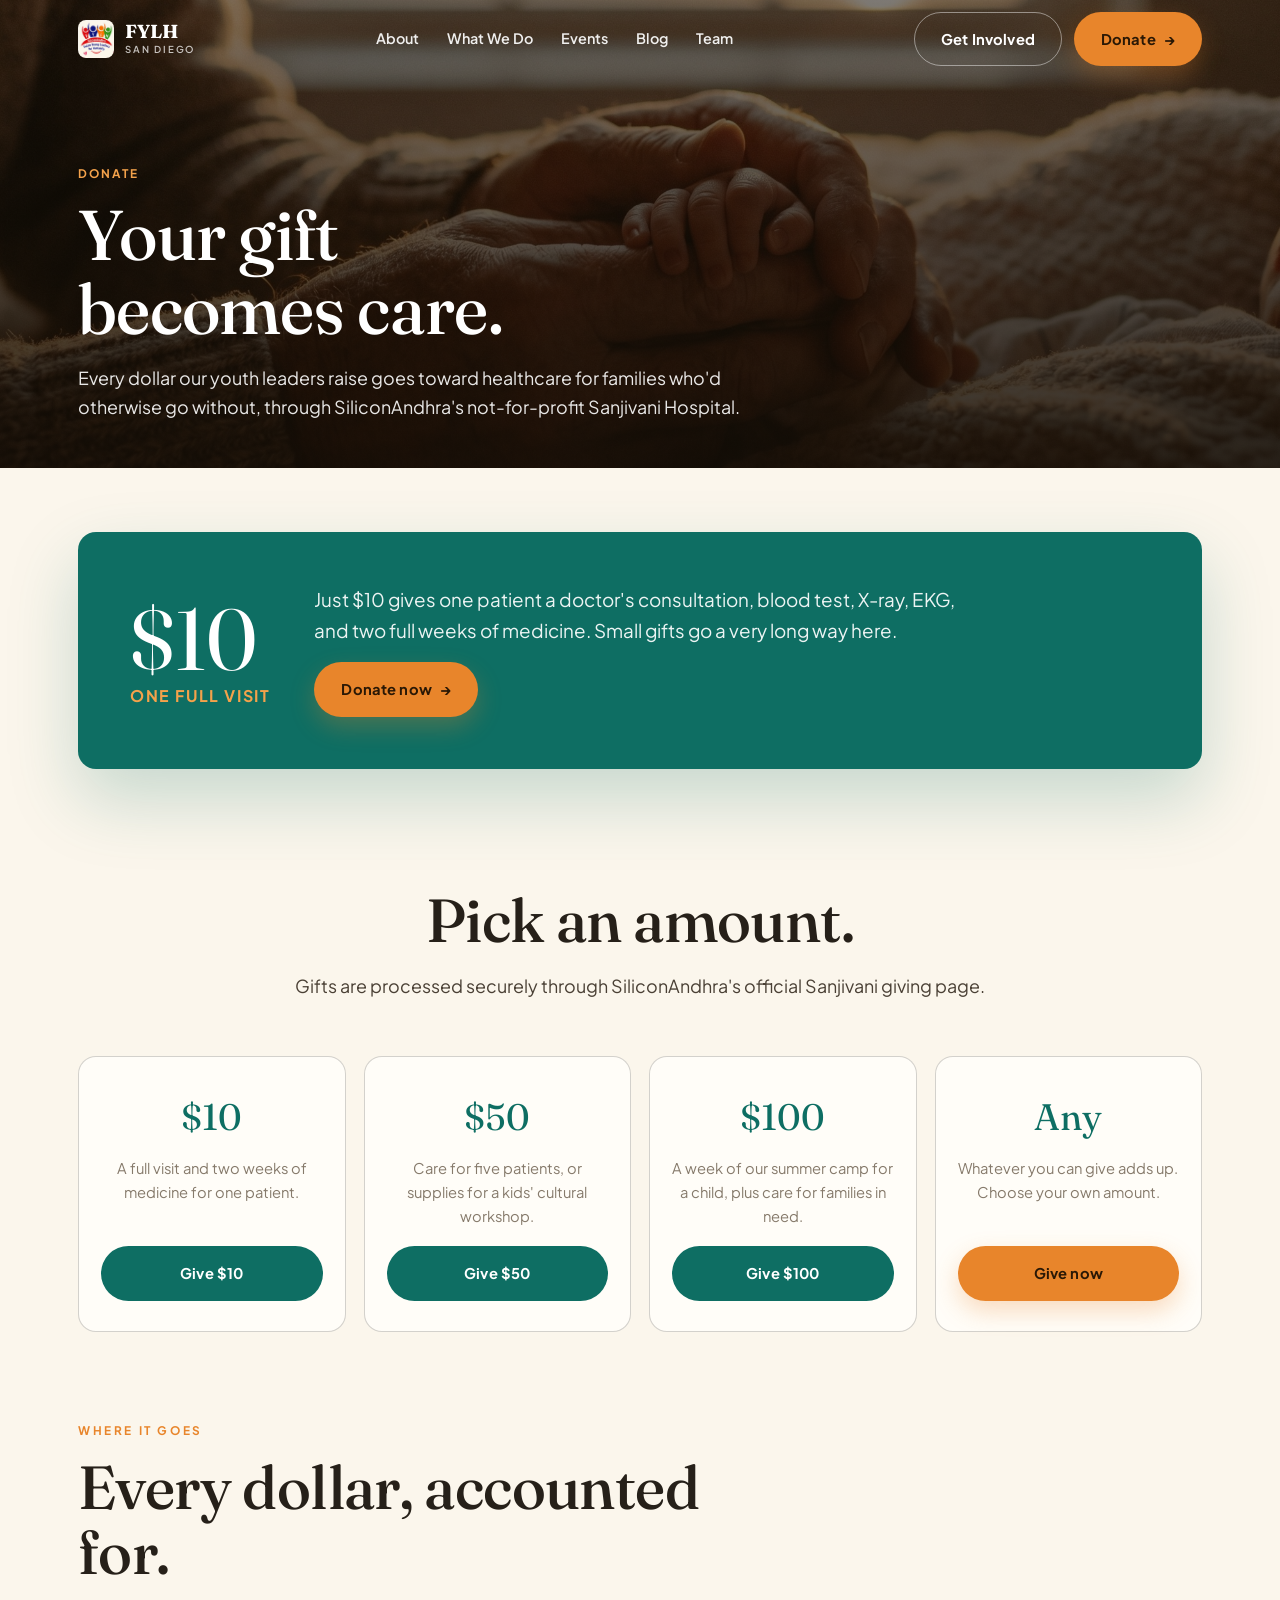
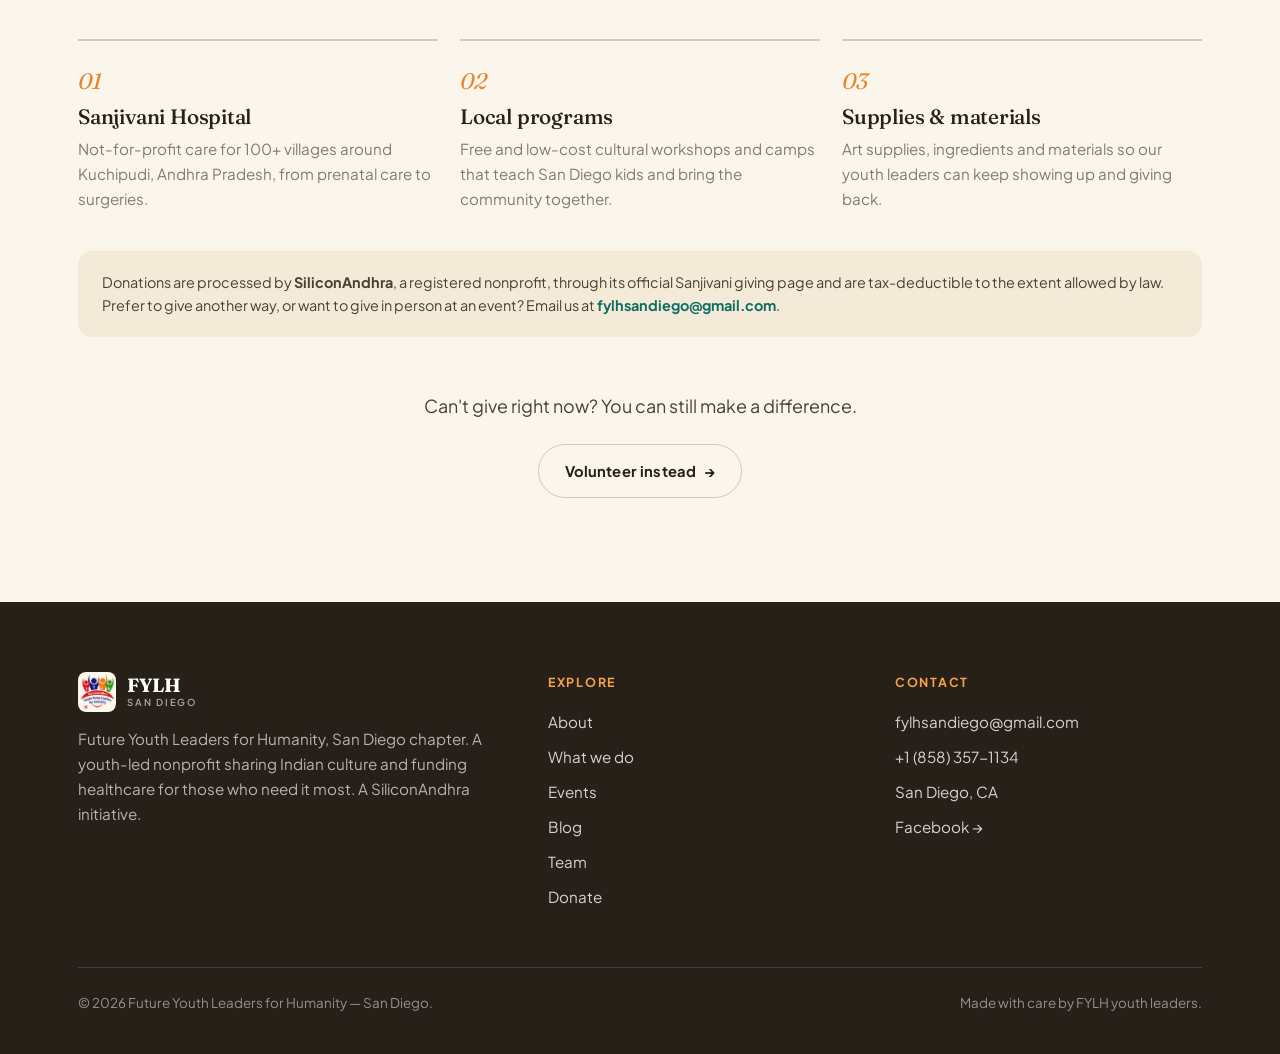
<file: donate.html>
<!DOCTYPE html>
<html lang="en">
<head>
<meta charset="UTF-8" />
<meta name="viewport" content="width=device-width, initial-scale=1" />
<title>Donate · FYLH San Diego — your gift becomes care</title>
<meta name="description" content="Support FYLH San Diego. Every gift funds healthcare for underserved families through SiliconAndhra's Sanjivani Hospital. Just $10 covers a full patient visit." />
<meta name="theme-color" content="#0E6E63" />
<meta property="og:title" content="Donate · FYLH San Diego" />
<meta property="og:description" content="Your gift becomes care. $10 covers a full patient visit at Sanjivani Hospital." />
<meta property="og:image" content="assets/img/maternal.jpg" />
<link rel="icon" href="data:image/svg+xml,%3Csvg xmlns='http://www.w3.org/2000/svg' viewBox='0 0 32 32'%3E%3Crect width='32' height='32' rx='7' fill='%230E6E63'/%3E%3Ctext x='16' y='22' font-family='Georgia,serif' font-size='15' fill='%23F4D9A6' text-anchor='middle' font-weight='bold'%3EF%3C/text%3E%3C/svg%3E" />
<link rel="preconnect" href="https://fonts.googleapis.com" />
<link rel="preconnect" href="https://fonts.gstatic.com" crossorigin />
<link href="https://fonts.googleapis.com/css2?family=Fraunces:ital,opsz,wght@0,9..144,400;0,9..144,500;0,9..144,600;0,9..144,700;1,9..144,400&family=Plus+Jakarta+Sans:wght@400;500;600;700&display=swap" rel="stylesheet" />
<link rel="stylesheet" href="assets/css/site.css" />
<style>
  .dn-impact{background:var(--teal);color:#fff;border-radius:var(--r);padding:clamp(34px,5vw,52px);display:grid;grid-template-columns:1fr;gap:22px;align-items:center;box-shadow:0 30px 70px rgba(14,110,99,.22)}
  @media(min-width:780px){.dn-impact{grid-template-columns:auto 1fr;gap:44px}}
  .dn-impact .big{font-family:"Fraunces",serif;font-size:clamp(3.6rem,9vw,5.4rem);line-height:.95;color:#fff}
  .dn-impact .big span{color:var(--saffron-2);display:block;font-size:1rem;font-weight:700;letter-spacing:.1em;text-transform:uppercase;font-family:"Plus Jakarta Sans",sans-serif;margin-top:8px}
  .dn-impact p{color:rgba(255,255,255,.92);font-size:1.18rem;max-width:48ch}
  .dn-impact .cta{margin-top:16px}
  .tiers2{display:grid;grid-template-columns:repeat(2,1fr);gap:18px;margin-top:54px}
  @media(min-width:860px){.tiers2{grid-template-columns:repeat(4,1fr)}}
  .tier2{border:1px solid var(--line-2);border-radius:var(--r);padding:30px 22px;text-align:center;background:var(--cream-2);transition:transform .35s var(--ease),border-color .35s,box-shadow .35s;display:flex;flex-direction:column}
  .tier2:hover{transform:translateY(-6px);border-color:var(--saffron);box-shadow:0 20px 44px rgba(38,32,25,.1)}
  .tier2 .amt{font-family:"Fraunces",serif;font-size:2.3rem;color:var(--teal)}
  .tier2 p{color:var(--muted);font-size:.92rem;margin:8px 0 18px;flex:1}
  .tier2 .btn{width:100%;justify-content:center}
  .where{display:grid;grid-template-columns:1fr;gap:22px;margin-top:54px}
  @media(min-width:780px){.where{grid-template-columns:repeat(3,1fr)}}
  .where .w{padding-top:22px;border-top:2px solid var(--line-2)}
  .where .w .n{font-family:"Fraunces",serif;color:var(--saffron);font-style:italic;font-size:1.4rem;margin-bottom:6px}
  .where .w h3{font-size:1.3rem;margin-bottom:8px}
  .where .w p{color:var(--muted);font-size:.95rem}
  .trust{margin-top:40px;padding:20px 24px;background:var(--paper);border-radius:14px;color:var(--ink-soft);font-size:.9rem;line-height:1.6}
</style>
</head>
<body>
<header class="nav" id="nav">
  <div class="wrap row">
    <a class="brand" href="index.html"><img src="assets/img/logo.png" alt="FYLH logo" onerror="this.style.display='none'" /><span class="bt"><b>FYLH</b><span>San Diego</span></span></a>
    <nav class="nav-links" id="menu" aria-label="Primary">
      <a href="index.html#about">About</a>
      <a href="index.html#work">What We Do</a>
      <a href="events.html">Events</a>
      <a href="blog.html">Blog</a>
      <a href="index.html#team">Team</a>
    </nav>
    <div class="nav-cta">
      <a class="btn btn-ghost" href="index.html#give">Get Involved</a>
      <a class="btn btn-primary" href="https://sanjivani.siliconandhra.org/" target="_blank" rel="noopener">Donate <span class="ar">→</span></a>
      <button class="burger" id="burger" aria-label="Menu" aria-expanded="false"><span></span><span></span><span></span></button>
    </div>
  </div>
</header>

<main id="top">
  <section class="page-hero">
    <div class="bg"><img src="assets/img/maternal.jpg" alt="Caring hands representing the families your gift supports" /></div>
    <div class="wrap">
      <span class="crumb" data-rev>Donate</span>
      <h1 data-rev>Your gift<br>becomes care.</h1>
      <p class="sub" data-rev>Every dollar our youth leaders raise goes toward healthcare for families who'd otherwise go without, through SiliconAndhra's not-for-profit Sanjivani Hospital.</p>
    </div>
  </section>

  <section class="section" style="padding-top:64px">
    <div class="wrap">
      <div class="dn-impact" data-rev>
        <div class="big">$10<span>One full visit</span></div>
        <div>
          <p>Just $10 gives one patient a doctor's consultation, blood test, X-ray, EKG, and two full weeks of medicine. Small gifts go a very long way here.</p>
          <a class="btn btn-primary cta" href="https://sanjivani.siliconandhra.org/" target="_blank" rel="noopener" style="background:var(--saffron);color:#2a1805">Donate now <span class="ar">→</span></a>
        </div>
      </div>

      <div class="shead center" style="margin-top:80px">
        <span class="eyebrow" data-rev>Ways to give</span>
        <h2 data-rev>Pick an amount.</h2>
        <p class="lead" data-rev style="margin-inline:auto">Gifts are processed securely through SiliconAndhra's official Sanjivani giving page.</p>
      </div>
      <div class="tiers2">
        <div class="tier2" data-rev><div class="amt">$10</div><p>A full visit and two weeks of medicine for one patient.</p><a class="btn btn-teal" href="https://sanjivani.siliconandhra.org/" target="_blank" rel="noopener">Give $10</a></div>
        <div class="tier2" data-rev data-d="1"><div class="amt">$50</div><p>Care for five patients, or supplies for a kids' cultural workshop.</p><a class="btn btn-teal" href="https://sanjivani.siliconandhra.org/" target="_blank" rel="noopener">Give $50</a></div>
        <div class="tier2" data-rev data-d="2"><div class="amt">$100</div><p>A week of our summer camp for a child, plus care for families in need.</p><a class="btn btn-teal" href="https://sanjivani.siliconandhra.org/" target="_blank" rel="noopener">Give $100</a></div>
        <div class="tier2" data-rev data-d="3"><div class="amt">Any</div><p>Whatever you can give adds up. Choose your own amount.</p><a class="btn btn-primary" href="https://sanjivani.siliconandhra.org/" target="_blank" rel="noopener">Give now</a></div>
      </div>

      <div class="shead" style="margin-top:84px">
        <span class="eyebrow" data-rev>Where it goes</span>
        <h2 data-rev>Every dollar, accounted for.</h2>
      </div>
      <div class="where">
        <div class="w" data-rev><div class="n">01</div><h3>Sanjivani Hospital</h3><p>Not-for-profit care for 100+ villages around Kuchipudi, Andhra Pradesh, from prenatal care to surgeries.</p></div>
        <div class="w" data-rev data-d="1"><div class="n">02</div><h3>Local programs</h3><p>Free and low-cost cultural workshops and camps that teach San Diego kids and bring the community together.</p></div>
        <div class="w" data-rev data-d="2"><div class="n">03</div><h3>Supplies &amp; materials</h3><p>Art supplies, ingredients and materials so our youth leaders can keep showing up and giving back.</p></div>
      </div>

      <p class="trust" data-rev>Donations are processed by <b>SiliconAndhra</b>, a registered nonprofit, through its official Sanjivani giving page and are tax-deductible to the extent allowed by law. Prefer to give another way, or want to give in person at an event? Email us at <a class="teal" style="font-weight:700" href="mailto:fylhsandiego@gmail.com?subject=Donating to FYLH San Diego">fylhsandiego@gmail.com</a>.</p>

      <div style="margin-top:54px;text-align:center" data-rev>
        <p class="lead" style="margin-inline:auto;margin-bottom:22px">Can't give right now? You can still make a difference.</p>
        <a class="btn btn-ghost" href="index.html#give">Volunteer instead <span class="ar">→</span></a>
      </div>
    </div>
  </section>
</main>

<footer class="foot" id="contact">
  <div class="wrap">
    <div class="top">
      <div>
        <a class="brand" href="index.html" style="color:#fff"><img src="assets/img/logo.png" alt="FYLH logo" style="height:40px;border-radius:8px" onerror="this.style.display='none'" /><span class="bt"><b style="font-family:Fraunces,serif;font-size:1.2rem">FYLH</b><span style="font-size:.6rem;font-weight:600;letter-spacing:.18em;text-transform:uppercase;color:rgba(255,255,255,.6)">San Diego</span></span></a>
        <p style="margin-top:14px">Future Youth Leaders for Humanity, San Diego chapter. A youth-led nonprofit sharing Indian culture and funding healthcare for those who need it most. A SiliconAndhra initiative.</p>
      </div>
      <div>
        <h5>Explore</h5>
        <a class="lk" href="index.html#about">About</a>
        <a class="lk" href="index.html#work">What we do</a>
        <a class="lk" href="events.html">Events</a>
        <a class="lk" href="blog.html">Blog</a>
        <a class="lk" href="index.html#team">Team</a>
        <a class="lk" href="donate.html">Donate</a>
      </div>
      <div>
        <h5>Contact</h5>
        <a class="lk" href="mailto:fylhsandiego@gmail.com">fylhsandiego@gmail.com</a>
        <a class="lk" href="tel:+18583571134">+1 (858) 357-1134</a>
        <a class="lk" href="#">San Diego, CA</a>
        <a class="lk" href="https://www.facebook.com/shashinag.ganji" target="_blank" rel="noopener">Facebook →</a>
      </div>
    </div>
    <div class="bottom">
      <span>© <span id="year">2026</span> Future Youth Leaders for Humanity — San Diego.</span>
      <span>Made with care by FYLH youth leaders.</span>
    </div>
  </div>
</footer>

<script>
  var nav=document.getElementById('nav');var onS=function(){nav.classList.toggle('solid',scrollY>30)};onS();addEventListener('scroll',onS,{passive:true});
  var b=document.getElementById('burger'),m=document.getElementById('menu');
  b.addEventListener('click',function(){var o=m.classList.toggle('open');b.setAttribute('aria-expanded',o)});
  m.querySelectorAll('a').forEach(function(a){a.addEventListener('click',function(){m.classList.remove('open')})});
  var y=document.getElementById('year');if(y)y.textContent=new Date().getFullYear();
  var rm=matchMedia('(prefers-reduced-motion: reduce)').matches,els=document.querySelectorAll('[data-rev]');
  if(rm||!('IntersectionObserver' in window)){els.forEach(function(e){e.classList.add('in')})}
  else{var io=new IntersectionObserver(function(en){en.forEach(function(e){if(e.isIntersecting){var t=e.target,d=parseInt(t.getAttribute('data-d')||0,10);setTimeout(function(){t.classList.add('in')},d*90);io.unobserve(t)}})},{threshold:.1,rootMargin:'0px 0px -6% 0px'});els.forEach(function(e){io.observe(e)})}
</script>
</body>
</html>
</file>
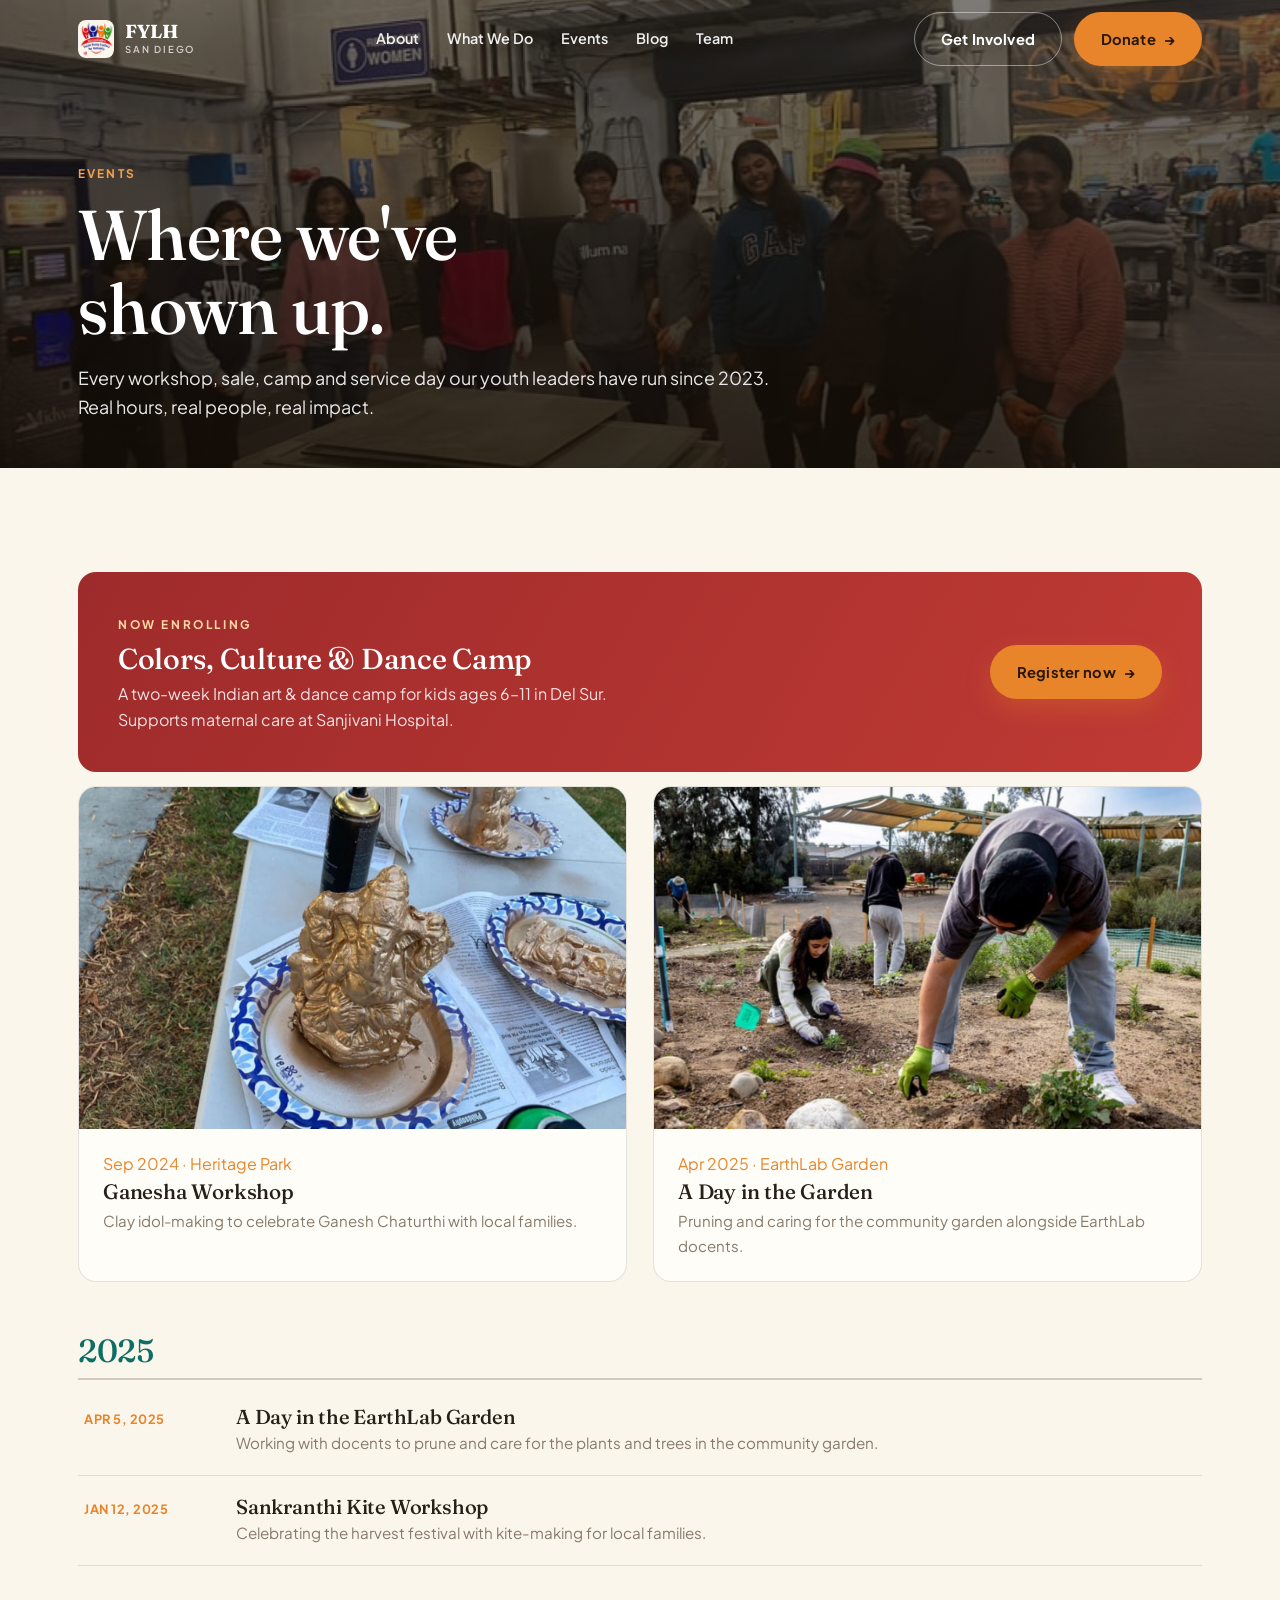
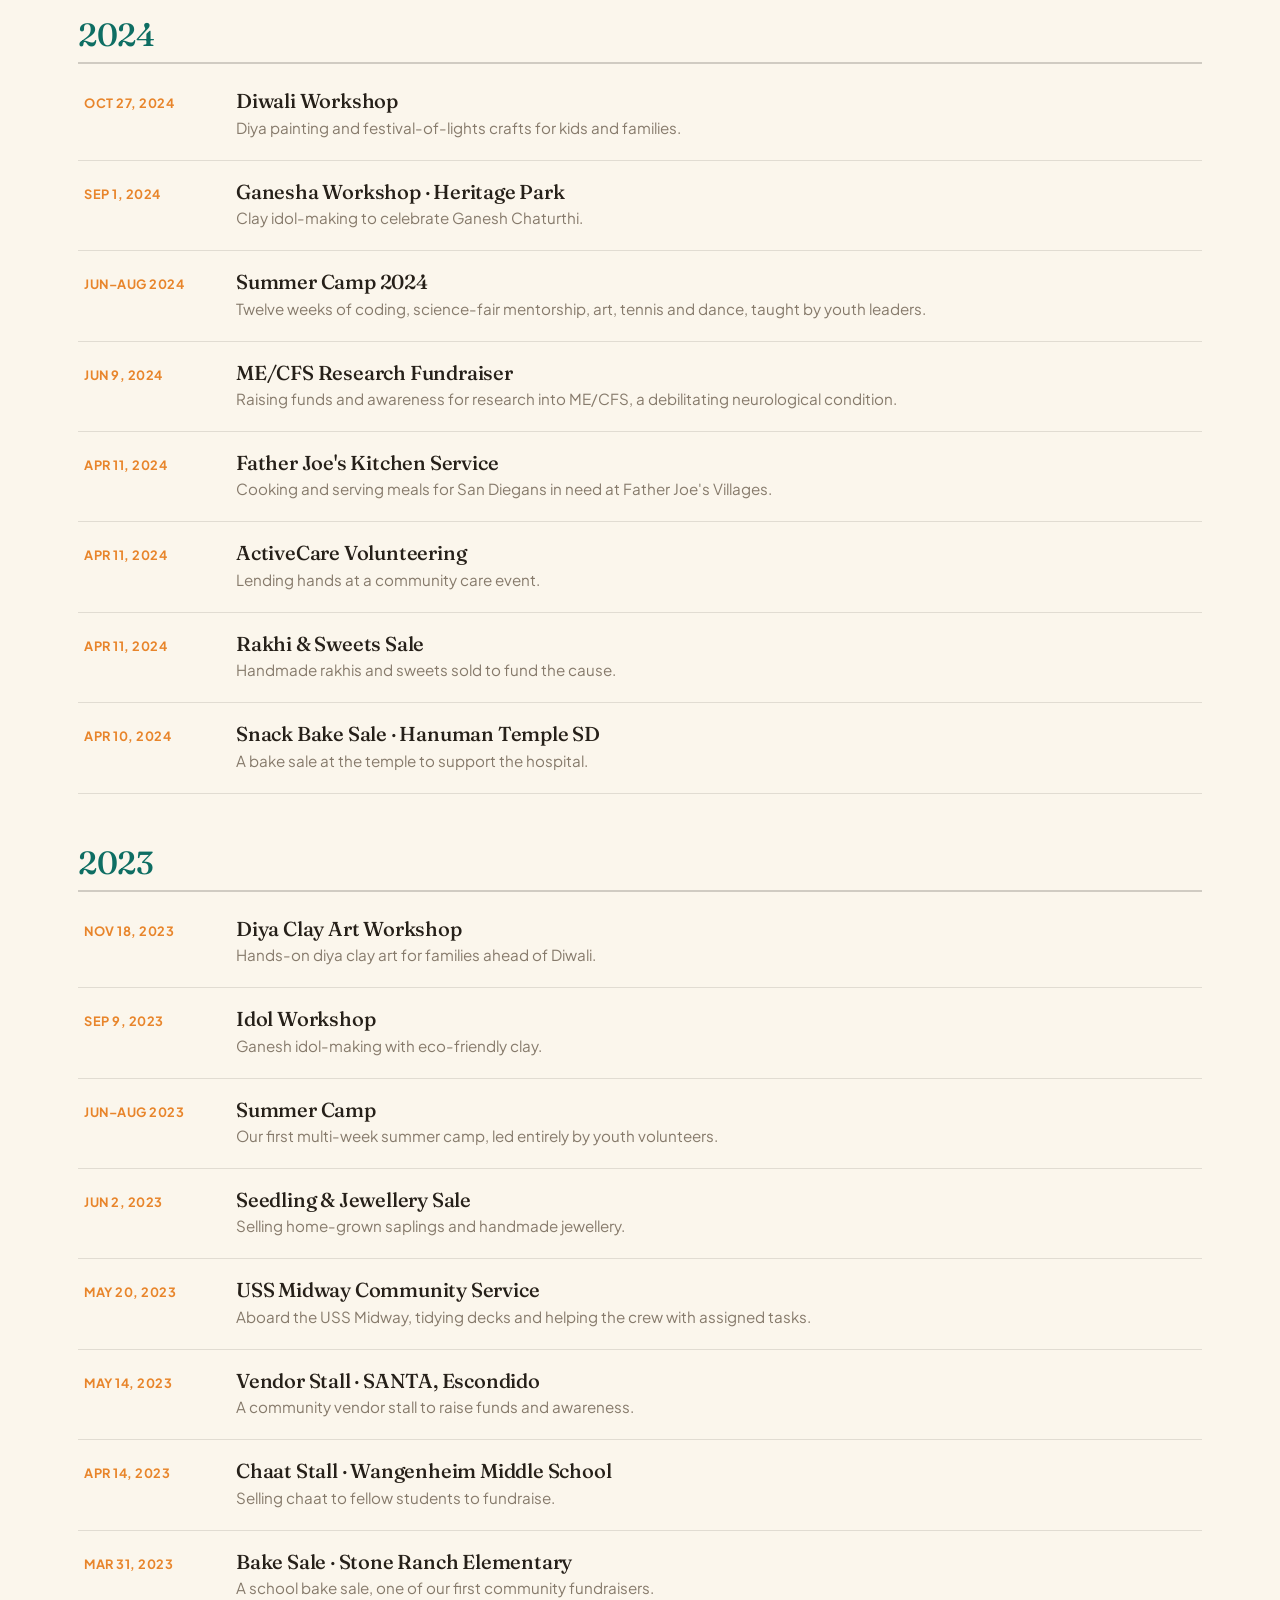
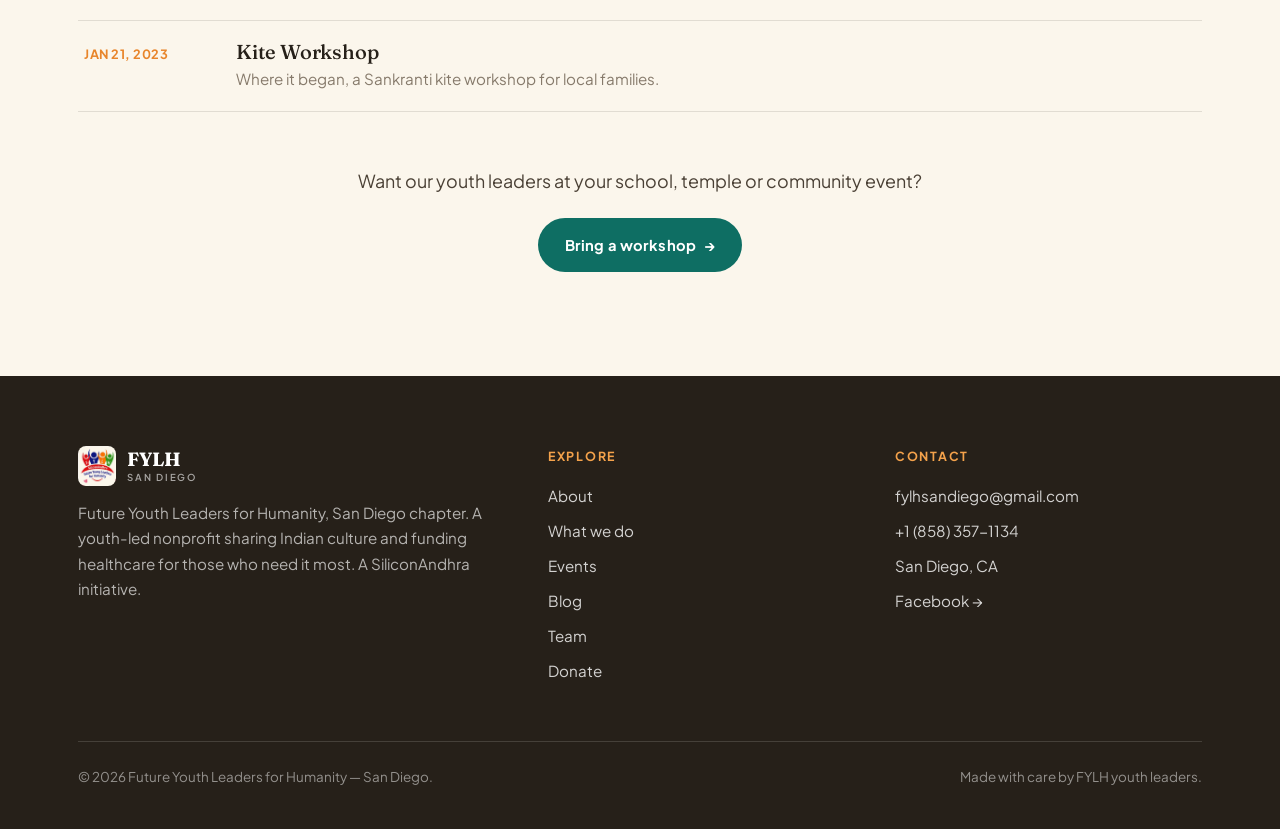
<file: events.html>
<!DOCTYPE html>
<html lang="en">
<head>
<meta charset="UTF-8" />
<meta name="viewport" content="width=device-width, initial-scale=1" />
<title>Events · FYLH San Diego — three years of youth-led service</title>
<meta name="description" content="Every FYLH San Diego event since 2023: cultural workshops, summer camps, bake sales, USS Midway service, Father Joe's Villages, fundraisers and more." />
<meta name="theme-color" content="#0E6E63" />
<meta property="og:title" content="Events · FYLH San Diego" />
<meta property="og:description" content="Three years of youth-led service and culture in San Diego." />
<meta property="og:image" content="assets/img/rangoli.jpg" />
<link rel="icon" href="data:image/svg+xml,%3Csvg xmlns='http://www.w3.org/2000/svg' viewBox='0 0 32 32'%3E%3Crect width='32' height='32' rx='7' fill='%230E6E63'/%3E%3Ctext x='16' y='22' font-family='Georgia,serif' font-size='15' fill='%23F4D9A6' text-anchor='middle' font-weight='bold'%3EF%3C/text%3E%3C/svg%3E" />
<link rel="preconnect" href="https://fonts.googleapis.com" />
<link rel="preconnect" href="https://fonts.gstatic.com" crossorigin />
<link href="https://fonts.googleapis.com/css2?family=Fraunces:ital,opsz,wght@0,9..144,400;0,9..144,500;0,9..144,600;0,9..144,700;1,9..144,400&family=Plus+Jakarta+Sans:wght@400;500;600;700&display=swap" rel="stylesheet" />
<link rel="stylesheet" href="assets/css/site.css" />
<style>
  .ev-up{background:linear-gradient(120deg,var(--maroon),#bf3a34);color:#fff;border-radius:var(--r);padding:38px 40px;display:flex;justify-content:space-between;gap:24px;flex-wrap:wrap;align-items:center}
  .ev-up .eyebrow{color:#ffd9a6}
  .ev-up h3{color:#fff;font-size:1.8rem;margin-top:8px}
  .ev-up p{color:rgba(255,255,255,.86);max-width:46ch;margin-top:6px}
  .ev-year{font-family:"Fraunces",serif;font-size:2rem;color:var(--teal);margin:52px 0 6px;padding-bottom:10px;border-bottom:2px solid var(--line-2)}
  .ev-row{display:grid;grid-template-columns:130px 1fr;gap:22px;padding:20px 6px;border-bottom:1px solid var(--line);align-items:baseline}
  @media(max-width:600px){.ev-row{grid-template-columns:1fr;gap:3px}}
  .ev-row .d{font-weight:700;font-size:.8rem;letter-spacing:.04em;color:var(--saffron);text-transform:uppercase}
  .ev-row h4{font-family:"Fraunces",serif;font-size:1.26rem;margin-bottom:3px;transition:color .3s}
  .ev-row p{color:var(--muted);font-size:.95rem}
  .ev-row:hover h4{color:var(--teal)}
</style>
</head>
<body>
<header class="nav" id="nav">
  <div class="wrap row">
    <a class="brand" href="index.html"><img src="assets/img/logo.png" alt="FYLH logo" onerror="this.style.display='none'" /><span class="bt"><b>FYLH</b><span>San Diego</span></span></a>
    <nav class="nav-links" id="menu" aria-label="Primary">
      <a href="index.html#about">About</a>
      <a href="index.html#work">What We Do</a>
      <a href="events.html">Events</a>
      <a href="blog.html">Blog</a>
      <a href="index.html#team">Team</a>
    </nav>
    <div class="nav-cta">
      <a class="btn btn-ghost" href="index.html#give">Get Involved</a>
      <a class="btn btn-primary" href="donate.html">Donate <span class="ar">→</span></a>
      <button class="burger" id="burger" aria-label="Menu" aria-expanded="false"><span></span><span></span><span></span></button>
    </div>
  </div>
</header>

<main id="top">
  <section class="page-hero">
    <div class="bg"><img src="assets/img/g-group.jpg" alt="FYLH youth leaders at a community event" onerror="this.src='assets/img/rangoli.jpg'" /></div>
    <div class="wrap">
      <span class="crumb" data-rev>Events</span>
      <h1 data-rev>Where we've<br>shown up.</h1>
      <p class="sub" data-rev>Every workshop, sale, camp and service day our youth leaders have run since 2023. Real hours, real people, real impact.</p>
    </div>
  </section>

  <section class="section">
    <div class="wrap">
      <div class="ev-up" data-rev>
        <div>
          <span class="eyebrow">Now enrolling</span>
          <h3>Colors, Culture &amp; Dance Camp</h3>
          <p>A two-week Indian art &amp; dance camp for kids ages 6–11 in Del Sur. Supports maternal care at Sanjivani Hospital.</p>
        </div>
        <a class="btn btn-primary" href="https://qrln.org/ZBRJn" target="_blank" rel="noopener">Register now <span class="ar">→</span></a>
      </div>

      <div class="tl-feature" style="margin-bottom:6px">
        <div class="tl-card" data-rev>
          <div class="ph"><img src="assets/img/ev-ganesha.jpg" alt="Ganesha idol-making workshop" loading="lazy"></div>
          <div class="bd"><span class="yr">Sep 2024 · Heritage Park</span><h4>Ganesha Workshop</h4><p>Clay idol-making to celebrate Ganesh Chaturthi with local families.</p></div>
        </div>
        <div class="tl-card" data-rev data-d="1">
          <div class="ph"><img src="assets/img/g-garden.jpg" alt="EarthLab garden day" loading="lazy"></div>
          <div class="bd"><span class="yr">Apr 2025 · EarthLab Garden</span><h4>A Day in the Garden</h4><p>Pruning and caring for the community garden alongside EarthLab docents.</p></div>
        </div>
      </div>

      <h3 class="ev-year" data-rev>2025</h3>
      <div class="ev-row" data-rev><div class="d">Apr 5, 2025</div><div><h4>A Day in the EarthLab Garden</h4><p>Working with docents to prune and care for the plants and trees in the community garden.</p></div></div>
      <div class="ev-row" data-rev><div class="d">Jan 12, 2025</div><div><h4>Sankranthi Kite Workshop</h4><p>Celebrating the harvest festival with kite-making for local families.</p></div></div>

      <h3 class="ev-year" data-rev>2024</h3>
      <div class="ev-row" data-rev><div class="d">Oct 27, 2024</div><div><h4>Diwali Workshop</h4><p>Diya painting and festival-of-lights crafts for kids and families.</p></div></div>
      <div class="ev-row" data-rev><div class="d">Sep 1, 2024</div><div><h4>Ganesha Workshop · Heritage Park</h4><p>Clay idol-making to celebrate Ganesh Chaturthi.</p></div></div>
      <div class="ev-row" data-rev><div class="d">Jun–Aug 2024</div><div><h4>Summer Camp 2024</h4><p>Twelve weeks of coding, science-fair mentorship, art, tennis and dance, taught by youth leaders.</p></div></div>
      <div class="ev-row" data-rev><div class="d">Jun 9, 2024</div><div><h4>ME/CFS Research Fundraiser</h4><p>Raising funds and awareness for research into ME/CFS, a debilitating neurological condition.</p></div></div>
      <div class="ev-row" data-rev><div class="d">Apr 11, 2024</div><div><h4>Father Joe's Kitchen Service</h4><p>Cooking and serving meals for San Diegans in need at Father Joe's Villages.</p></div></div>
      <div class="ev-row" data-rev><div class="d">Apr 11, 2024</div><div><h4>ActiveCare Volunteering</h4><p>Lending hands at a community care event.</p></div></div>
      <div class="ev-row" data-rev><div class="d">Apr 11, 2024</div><div><h4>Rakhi &amp; Sweets Sale</h4><p>Handmade rakhis and sweets sold to fund the cause.</p></div></div>
      <div class="ev-row" data-rev><div class="d">Apr 10, 2024</div><div><h4>Snack Bake Sale · Hanuman Temple SD</h4><p>A bake sale at the temple to support the hospital.</p></div></div>

      <h3 class="ev-year" data-rev>2023</h3>
      <div class="ev-row" data-rev><div class="d">Nov 18, 2023</div><div><h4>Diya Clay Art Workshop</h4><p>Hands-on diya clay art for families ahead of Diwali.</p></div></div>
      <div class="ev-row" data-rev><div class="d">Sep 9, 2023</div><div><h4>Idol Workshop</h4><p>Ganesh idol-making with eco-friendly clay.</p></div></div>
      <div class="ev-row" data-rev><div class="d">Jun–Aug 2023</div><div><h4>Summer Camp</h4><p>Our first multi-week summer camp, led entirely by youth volunteers.</p></div></div>
      <div class="ev-row" data-rev><div class="d">Jun 2, 2023</div><div><h4>Seedling &amp; Jewellery Sale</h4><p>Selling home-grown saplings and handmade jewellery.</p></div></div>
      <div class="ev-row" data-rev><div class="d">May 20, 2023</div><div><h4>USS Midway Community Service</h4><p>Aboard the USS Midway, tidying decks and helping the crew with assigned tasks.</p></div></div>
      <div class="ev-row" data-rev><div class="d">May 14, 2023</div><div><h4>Vendor Stall · SANTA, Escondido</h4><p>A community vendor stall to raise funds and awareness.</p></div></div>
      <div class="ev-row" data-rev><div class="d">Apr 14, 2023</div><div><h4>Chaat Stall · Wangenheim Middle School</h4><p>Selling chaat to fellow students to fundraise.</p></div></div>
      <div class="ev-row" data-rev><div class="d">Mar 31, 2023</div><div><h4>Bake Sale · Stone Ranch Elementary</h4><p>A school bake sale, one of our first community fundraisers.</p></div></div>
      <div class="ev-row" data-rev><div class="d">Jan 21, 2023</div><div><h4>Kite Workshop</h4><p>Where it began, a Sankranti kite workshop for local families.</p></div></div>

      <div style="margin-top:54px;text-align:center" data-rev>
        <p class="lead" style="margin-inline:auto;margin-bottom:22px">Want our youth leaders at your school, temple or community event?</p>
        <a class="btn btn-teal" href="index.html#give">Bring a workshop <span class="ar">→</span></a>
      </div>
    </div>
  </section>
</main>

<footer class="foot" id="contact">
  <div class="wrap">
    <div class="top">
      <div>
        <a class="brand" href="index.html" style="color:#fff"><img src="assets/img/logo.png" alt="FYLH logo" style="height:40px;border-radius:8px" onerror="this.style.display='none'" /><span class="bt"><b style="font-family:Fraunces,serif;font-size:1.2rem">FYLH</b><span style="font-size:.6rem;font-weight:600;letter-spacing:.18em;text-transform:uppercase;color:rgba(255,255,255,.6)">San Diego</span></span></a>
        <p style="margin-top:14px">Future Youth Leaders for Humanity, San Diego chapter. A youth-led nonprofit sharing Indian culture and funding healthcare for those who need it most. A SiliconAndhra initiative.</p>
      </div>
      <div>
        <h5>Explore</h5>
        <a class="lk" href="index.html#about">About</a>
        <a class="lk" href="index.html#work">What we do</a>
        <a class="lk" href="events.html">Events</a>
        <a class="lk" href="blog.html">Blog</a>
        <a class="lk" href="index.html#team">Team</a>
        <a class="lk" href="donate.html">Donate</a>
      </div>
      <div>
        <h5>Contact</h5>
        <a class="lk" href="mailto:fylhsandiego@gmail.com">fylhsandiego@gmail.com</a>
        <a class="lk" href="tel:+18583571134">+1 (858) 357-1134</a>
        <a class="lk" href="#">San Diego, CA</a>
        <a class="lk" href="https://www.facebook.com/shashinag.ganji" target="_blank" rel="noopener">Facebook →</a>
      </div>
    </div>
    <div class="bottom">
      <span>© <span id="year">2026</span> Future Youth Leaders for Humanity — San Diego.</span>
      <span>Made with care by FYLH youth leaders.</span>
    </div>
  </div>
</footer>

<script>
  var nav=document.getElementById('nav');var onS=function(){nav.classList.toggle('solid',scrollY>30)};onS();addEventListener('scroll',onS,{passive:true});
  var b=document.getElementById('burger'),m=document.getElementById('menu');
  b.addEventListener('click',function(){var o=m.classList.toggle('open');b.setAttribute('aria-expanded',o)});
  m.querySelectorAll('a').forEach(function(a){a.addEventListener('click',function(){m.classList.remove('open')})});
  var y=document.getElementById('year');if(y)y.textContent=new Date().getFullYear();
  var rm=matchMedia('(prefers-reduced-motion: reduce)').matches,els=document.querySelectorAll('[data-rev]');
  if(rm||!('IntersectionObserver' in window)){els.forEach(function(e){e.classList.add('in')})}
  else{var io=new IntersectionObserver(function(en){en.forEach(function(e){if(e.isIntersecting){var t=e.target,d=parseInt(t.getAttribute('data-d')||0,10);setTimeout(function(){t.classList.add('in')},d*90);io.unobserve(t)}})},{threshold:.1,rootMargin:'0px 0px -6% 0px'});els.forEach(function(e){io.observe(e)})}
</script>
</body>
</html>
</file>
<file: assets/css/site.css>
:root{
    --cream:#FBF6EC; --cream-2:#FFFDF8; --paper:#F4EAD8;
    --ink:#262019; --ink-soft:#4A4035; --muted:#867A6B;
    --teal:#0E6E63; --teal-2:#13857A; --teal-ink:#073A34;
    --saffron:#E8852B; --saffron-2:#F4A24B; --maroon:#9E2B2B; --gold:#C99A3F;
    --line:rgba(38,32,25,.12); --line-2:rgba(38,32,25,.2);
    --ease:cubic-bezier(.22,.7,.3,1); --wrap:1180px; --r:18px;
  }
  *{box-sizing:border-box;margin:0;padding:0}
  html{scroll-behavior:smooth}
  body{background:var(--cream);color:var(--ink);font-family:"Plus Jakarta Sans",system-ui,sans-serif;line-height:1.65;-webkit-font-smoothing:antialiased;overflow-x:hidden}
  .wrap{max-width:var(--wrap);margin:0 auto;padding:0 28px}
  a{color:inherit;text-decoration:none}
  img{display:block;max-width:100%}
  h1,h2,h3,h4{font-family:"Fraunces",Georgia,serif;font-weight:500;line-height:1.06;letter-spacing:-.01em}
  .it{font-style:italic}
  .eyebrow{font-family:"Plus Jakarta Sans",sans-serif;font-weight:700;font-size:.74rem;letter-spacing:.22em;text-transform:uppercase;color:var(--saffron)}
  .teal{color:var(--teal)} .saff{color:var(--saffron)} .maroon{color:var(--maroon)}

  .btn{display:inline-flex;align-items:center;gap:.55em;font-family:"Plus Jakarta Sans",sans-serif;font-weight:700;font-size:.92rem;letter-spacing:.01em;padding:14px 26px;border-radius:60px;cursor:pointer;border:1px solid transparent;transition:transform .35s var(--ease),background .35s,color .35s,border-color .35s,box-shadow .35s}
  .btn .ar{transition:transform .35s var(--ease)}.btn:hover .ar{transform:translateX(4px)}
  .btn-primary{background:var(--saffron);color:#2a1805;box-shadow:0 10px 24px rgba(232,133,43,.28)}
  .btn-primary:hover{background:var(--saffron-2);transform:translateY(-2px)}
  .btn-teal{background:var(--teal);color:#fff}
  .btn-teal:hover{background:var(--teal-2);transform:translateY(-2px)}
  .btn-ghost{border-color:var(--line-2);color:var(--ink)}
  .btn-ghost:hover{border-color:var(--teal);color:var(--teal)}
  .btn.on-dark{border-color:rgba(255,255,255,.4);color:#fff}
  .btn.on-dark:hover{background:rgba(255,255,255,.12);border-color:#fff}
  .btn:focus-visible{outline:2px solid var(--teal);outline-offset:3px}

  /* nav */
  .nav{position:fixed;top:0;left:0;right:0;z-index:100;transition:background .4s var(--ease),border-color .4s,box-shadow .4s;border-bottom:1px solid transparent;padding:8px 0}
  .nav.solid{background:rgba(251,246,236,.9);backdrop-filter:blur(12px);border-bottom-color:var(--line);box-shadow:0 6px 24px rgba(38,32,25,.05)}
  .nav .row{display:flex;align-items:center;justify-content:space-between;height:62px}
  .brand{display:flex;align-items:center;gap:11px;font-family:"Fraunces",serif;font-weight:600;font-size:1.2rem;color:var(--ink)}
  .brand img{height:38px;width:auto;border-radius:8px}
  .brand .bt{display:flex;flex-direction:column;line-height:1}
  .brand .bt b{font-size:1.18rem;letter-spacing:-.01em}
  .brand .bt span{font-family:"Plus Jakarta Sans",sans-serif;font-size:.6rem;font-weight:600;letter-spacing:.18em;text-transform:uppercase;color:var(--muted);margin-top:3px}
  .nav-links{display:flex;gap:28px;align-items:center}
  .nav-links a{font-weight:600;font-size:.9rem;color:var(--ink-soft);transition:color .3s}
  .nav-links a:hover{color:var(--teal)}
  .nav-cta{display:flex;align-items:center;gap:12px}
  .burger{display:none;background:none;border:0;cursor:pointer;width:36px;height:36px;flex-direction:column;justify-content:center;gap:5px}
  .burger span{display:block;height:2px;background:#fff;transition:.3s}
  /* transparent nav over dark hero = light text; solid = dark */
  .nav .brand{color:#fff} .nav.solid .brand{color:var(--ink)}
  .nav .brand .bt span{color:rgba(255,255,255,.74)} .nav.solid .brand .bt span{color:var(--muted)}
  .nav .nav-links a{color:rgba(255,255,255,.92)} .nav.solid .nav-links a{color:var(--ink-soft)}
  .nav .nav-links a:hover{color:var(--saffron-2)} .nav.solid .nav-links a:hover{color:var(--teal)}
  .nav.solid .burger span{background:var(--ink)}
  .nav .nav-cta .btn-ghost{border-color:rgba(255,255,255,.45);color:#fff}
  .nav .nav-cta .btn-ghost:hover{background:rgba(255,255,255,.14);border-color:#fff;color:#fff}
  .nav.solid .nav-cta .btn-ghost{border-color:var(--line-2);color:var(--ink)}
  .nav.solid .nav-cta .btn-ghost:hover{border-color:var(--teal);color:var(--teal);background:transparent}

  /* hero */
  .hero{position:relative;min-height:100svh;display:flex;align-items:center;overflow:hidden;background:#1c130a}
  .hero-bg{position:absolute;inset:0;z-index:0}
  .hero-bg img{width:100%;height:100%;object-fit:cover;object-position:center}
  .hero-bg::after{content:"";position:absolute;inset:0;background:linear-gradient(100deg,rgba(20,13,6,.9) 0%,rgba(20,13,6,.66) 42%,rgba(20,13,6,.32) 75%,rgba(20,13,6,.5) 100%)}
  .hero .wrap{position:relative;z-index:2;width:100%;color:#fff;padding-top:90px;padding-bottom:60px}
  .hero-eyebrow{display:flex;align-items:center;gap:12px;margin-bottom:22px}
  .hero-eyebrow .ln{width:42px;height:2px;background:var(--saffron)}
  .hero-eyebrow span{color:var(--saffron-2);font-weight:700;font-size:.76rem;letter-spacing:.2em;text-transform:uppercase}
  .hero h1{font-size:clamp(3rem,8vw,6.2rem);font-weight:500;max-width:15ch;color:#fff}
  .hero h1 .it{color:var(--saffron-2)}
  .hero .sub{font-size:1.2rem;color:rgba(255,255,255,.9);max-width:50ch;margin:24px 0 34px;line-height:1.6}
  .hero-cta{display:flex;gap:14px;flex-wrap:wrap}
  .hero-tags{display:flex;gap:8px;flex-wrap:wrap;margin-top:34px}
  .hero-tags span{font-size:.74rem;font-weight:600;letter-spacing:.04em;color:rgba(255,255,255,.85);border:1px solid rgba(255,255,255,.28);padding:7px 13px;border-radius:40px;backdrop-filter:blur(4px)}

  [data-rev]{opacity:0;transform:translateY(28px);transition:opacity .9s var(--ease),transform .9s var(--ease)}
  [data-rev].in{opacity:1;transform:none}

  /* stats */
  .stats{background:var(--teal);color:#fff}
  .stats .grid{display:grid;grid-template-columns:repeat(2,1fr);gap:0}
  @media(min-width:760px){.stats .grid{grid-template-columns:repeat(4,1fr)}}
  .stat{padding:46px 24px;text-align:center;border-right:1px solid rgba(255,255,255,.14);border-bottom:1px solid rgba(255,255,255,.14)}
  .stat .k{font-family:"Fraunces",serif;font-weight:600;font-size:clamp(2.6rem,5vw,3.6rem);line-height:1;color:#fff}
  .stat .k .sx{color:var(--saffron-2)}
  .stat .l{font-size:.82rem;font-weight:600;letter-spacing:.04em;color:rgba(255,255,255,.82);margin-top:10px}

  .section{padding:104px 0}
  .shead{max-width:60ch}
  .shead.center{margin:0 auto;text-align:center}
  .shead h2{font-size:clamp(2.4rem,5.4vw,3.8rem);margin:14px 0 0}
  .lead{font-size:1.12rem;color:var(--ink-soft);margin-top:18px;line-height:1.7}

  /* about / cause */
  .cause{display:grid;grid-template-columns:1fr;gap:50px;align-items:center}
  @media(min-width:900px){.cause{grid-template-columns:1.05fr .95fr;gap:70px}}
  .cause .ph{position:relative;border-radius:var(--r);overflow:hidden;aspect-ratio:5/6;background:var(--paper);box-shadow:0 30px 70px rgba(38,32,25,.16)}
  .cause .ph img{width:100%;height:100%;object-fit:cover}
  .cause .ph .badge{position:absolute;left:18px;bottom:18px;background:rgba(251,246,236,.94);backdrop-filter:blur(6px);border-radius:14px;padding:13px 17px}
  .cause .ph .badge b{font-family:"Fraunces",serif;font-size:1.5rem;color:var(--teal);display:block;line-height:1}
  .cause .ph .badge span{font-size:.74rem;font-weight:600;color:var(--muted)}
  .cause h2{font-size:clamp(2.2rem,5vw,3.4rem)}
  .cause p{color:var(--ink-soft);margin-top:18px;max-width:52ch}
  .cause .pull{font-family:"Fraunces",serif;font-style:italic;font-size:1.3rem;color:var(--teal);border-left:3px solid var(--saffron);padding-left:18px;margin:24px 0}

  /* pillars */
  .pillars{display:grid;grid-template-columns:1fr;gap:24px;margin-top:54px}
  @media(min-width:680px){.pillars{grid-template-columns:1fr 1fr}}
  @media(min-width:1000px){.pillars{grid-template-columns:repeat(4,1fr)}}
  .pillar{background:var(--cream-2);border:1px solid var(--line);border-radius:var(--r);padding:32px 26px;transition:transform .4s var(--ease),box-shadow .4s,border-color .4s}
  .pillar:hover{transform:translateY(-6px);box-shadow:0 22px 50px rgba(38,32,25,.1);border-color:transparent}
  .pillar .ic{width:52px;height:52px;border-radius:14px;display:flex;align-items:center;justify-content:center;background:rgba(14,110,99,.1);color:var(--teal);margin-bottom:18px}
  .pillar:nth-child(2) .ic{background:rgba(232,133,43,.14);color:var(--saffron)}
  .pillar:nth-child(3) .ic{background:rgba(158,43,43,.1);color:var(--maroon)}
  .pillar:nth-child(4) .ic{background:rgba(201,154,63,.16);color:var(--gold)}
  .pillar h3{font-size:1.32rem;margin-bottom:8px}
  .pillar p{color:var(--muted);font-size:.95rem}

  /* culture gallery */
  .culture{background:var(--paper)}
  .art-grid{display:grid;grid-template-columns:repeat(2,1fr);gap:16px;margin-top:50px}
  @media(min-width:620px){.art-grid{grid-template-columns:repeat(3,1fr)}}
  @media(min-width:980px){.art-grid{grid-template-columns:repeat(5,1fr)}}
  .art{position:relative;border-radius:14px;overflow:hidden;aspect-ratio:3/4;background:var(--cream);box-shadow:0 8px 20px rgba(38,32,25,.08)}
  .art img{width:100%;height:100%;object-fit:cover;transition:transform .7s var(--ease)}
  .art:hover img{transform:scale(1.06)}
  .art figcaption{position:absolute;left:0;right:0;bottom:0;padding:18px 12px 11px;font-size:.78rem;font-weight:600;color:#fff;background:linear-gradient(180deg,transparent,rgba(20,13,6,.8))}

  /* timeline */
  .tl{position:relative;margin-top:50px;padding-left:38px}
  .tl-row{position:relative;padding:0 0 38px}
  .tl-row:last-child{padding-bottom:0}
  .tl-row::before{content:"";position:absolute;left:-38px;top:2px;width:14px;height:14px;border-radius:50%;background:var(--saffron);box-shadow:0 0 0 5px var(--cream);z-index:2}
  .tl-row::after{content:"";position:absolute;left:-31.5px;top:11px;bottom:-9px;width:2px;background:var(--line-2);z-index:1}
  .tl-row:last-child::after{display:none}
  .tl-row .yr{font-family:"Plus Jakarta Sans",sans-serif;font-weight:700;font-size:.76rem;letter-spacing:.1em;text-transform:uppercase;color:var(--teal)}
  .tl-row h4{font-family:"Fraunces",serif;font-size:1.28rem;margin:4px 0 4px}
  .tl-row p{color:var(--muted);font-size:.95rem;max-width:60ch}
  .tl-feature{display:grid;grid-template-columns:1fr;gap:26px;margin-top:14px}
  @media(min-width:820px){.tl-feature{grid-template-columns:1fr 1fr}}
  .tl-card{border-radius:var(--r);overflow:hidden;border:1px solid var(--line);background:var(--cream-2)}
  .tl-card .ph{aspect-ratio:16/10;overflow:hidden;background:var(--paper)}
  .tl-card .ph img{width:100%;height:100%;object-fit:cover;transition:transform .7s var(--ease)}
  .tl-card:hover .ph img{transform:scale(1.05)}
  .tl-card .bd{padding:22px 24px}
  .tl-card .bd .yr{color:var(--saffron)}
  .tl-card h4{font-size:1.3rem;margin:4px 0 6px}
  .tl-card p{color:var(--muted);font-size:.94rem}

  /* awards */
  .awards{background:var(--teal-ink);color:#fff}
  .aw-grid{display:grid;grid-template-columns:1fr;gap:22px;margin-top:46px}
  @media(min-width:760px){.aw-grid{grid-template-columns:repeat(3,1fr)}}
  .aw{border:1px solid rgba(255,255,255,.16);border-radius:var(--r);padding:32px 28px;background:rgba(255,255,255,.03)}
  .aw .ic{color:var(--saffron-2);margin-bottom:16px}
  .aw h3{font-size:1.34rem;color:#fff;margin-bottom:6px}
  .aw p{color:rgba(255,255,255,.7);font-size:.92rem}

  /* team */
  .team-grid{display:grid;grid-template-columns:repeat(2,1fr);gap:22px;margin-top:50px}
  @media(min-width:720px){.team-grid{grid-template-columns:repeat(3,1fr)}}
  @media(min-width:1000px){.team-grid{grid-template-columns:repeat(6,1fr)}}
  .member{text-align:center}
  .member .av{width:88px;height:88px;border-radius:50%;margin:0 auto 16px;display:flex;align-items:center;justify-content:center;font-family:"Fraunces",serif;font-weight:600;font-size:1.7rem;color:#fff;background:linear-gradient(135deg,var(--teal),var(--teal-2));box-shadow:0 12px 26px rgba(14,110,99,.26)}
  .member:nth-child(2) .av{background:linear-gradient(135deg,var(--saffron),var(--saffron-2));box-shadow:0 12px 26px rgba(232,133,43,.26)}
  .member:nth-child(3) .av{background:linear-gradient(135deg,var(--maroon),#c0473f)}
  .member:nth-child(4) .av{background:linear-gradient(135deg,var(--gold),#e0b860)}
  .member:nth-child(5) .av,.member:nth-child(6) .av{background:linear-gradient(135deg,#5a4a8a,#7d6bb0)}
  .member h4{font-family:"Fraunces",serif;font-size:1.12rem;margin-bottom:2px}
  .member .role{font-weight:700;font-size:.8rem;color:var(--teal);letter-spacing:.02em}
  .member .school{font-size:.8rem;color:var(--muted);margin-top:3px}

  /* voices */
  .voices{background:var(--paper)}
  .v-grid{display:grid;grid-template-columns:1fr;gap:22px;margin-top:50px}
  @media(min-width:700px){.v-grid{grid-template-columns:repeat(3,1fr)}}
  .v{background:var(--cream-2);border:1px solid var(--line);border-radius:var(--r);padding:30px 28px}
  .v .q{font-family:"Fraunces",serif;font-size:3rem;line-height:.6;color:var(--saffron);display:block;height:24px}
  .v p{font-family:"Fraunces",serif;font-style:italic;font-size:1.2rem;color:var(--ink);margin:8px 0 16px;line-height:1.4}
  .v .who{font-weight:700;font-size:.9rem;color:var(--teal)}

  /* get involved */
  .give-grid{display:grid;grid-template-columns:1fr;gap:22px;margin-top:50px}
  @media(min-width:820px){.give-grid{grid-template-columns:repeat(3,1fr)}}
  .give{border-radius:var(--r);padding:34px 30px;border:1px solid var(--line);background:var(--cream-2);display:flex;flex-direction:column;transition:transform .4s var(--ease),box-shadow .4s}
  .give:hover{transform:translateY(-5px);box-shadow:0 22px 50px rgba(38,32,25,.1)}
  .give h3{font-size:1.5rem;margin-bottom:8px}
  .give p{color:var(--muted);font-size:.96rem;flex:1;margin-bottom:20px}
  .give .ic{width:48px;height:48px;border-radius:13px;display:flex;align-items:center;justify-content:center;background:rgba(14,110,99,.1);color:var(--teal);margin-bottom:18px}
  .give:nth-child(2) .ic{background:rgba(232,133,43,.14);color:var(--saffron)}
  .give:nth-child(3) .ic{background:rgba(158,43,43,.1);color:var(--maroon)}

  /* camp callout */
  .camp{margin-top:30px;border-radius:var(--r);overflow:hidden;background:linear-gradient(120deg,var(--maroon),#bf3a34);color:#fff;display:grid;grid-template-columns:1fr;gap:0}
  @media(min-width:820px){.camp{grid-template-columns:1.3fr 1fr;align-items:center}}
  .camp .t{padding:46px 44px}
  .camp .eyebrow{color:#ffd9a6}
  .camp h3{font-size:clamp(1.8rem,3.6vw,2.6rem);color:#fff;margin:10px 0 12px}
  .camp p{color:rgba(255,255,255,.86);margin-bottom:20px;max-width:46ch}
  .camp .r{padding:40px;display:flex;flex-direction:column;gap:6px;align-items:flex-start;background:rgba(0,0,0,.12)}
  .camp .r .amt{font-family:"Fraunces",serif;font-size:2.6rem;line-height:1}
  .camp .r .per{color:rgba(255,255,255,.8);font-size:.9rem}

  /* contact footer */
  .foot{background:var(--ink);color:#fff;padding:70px 0 40px}
  .foot .top{display:grid;grid-template-columns:1fr;gap:40px}
  @media(min-width:820px){.foot .top{grid-template-columns:1.4fr 1fr 1fr}}
  .foot .brand{color:#fff;margin-bottom:14px}
  .foot .brand .bt span{color:rgba(255,255,255,.6)}
  .foot p{color:rgba(255,255,255,.66);max-width:42ch;font-size:.95rem}
  .foot h5{font-family:"Plus Jakarta Sans",sans-serif;font-weight:700;font-size:.78rem;letter-spacing:.14em;text-transform:uppercase;color:var(--saffron-2);margin-bottom:16px}
  .foot a.lk{display:block;color:rgba(255,255,255,.8);margin-bottom:10px;font-size:.95rem;transition:color .2s}
  .foot a.lk:hover{color:#fff}
  .foot .bottom{margin-top:48px;padding-top:24px;border-top:1px solid rgba(255,255,255,.14);display:flex;justify-content:space-between;gap:16px;flex-wrap:wrap;color:rgba(255,255,255,.5);font-size:.84rem}

  @media(max-width:860px){
    .nav-links{display:none}.burger{display:flex}
    .nav-links.open{display:flex;position:absolute;top:74px;left:16px;right:16px;flex-direction:column;gap:18px;background:var(--cream-2);border:1px solid var(--line);border-radius:16px;padding:24px;box-shadow:0 20px 50px rgba(38,32,25,.16)}
    .nav .nav-links.open a,.nav.solid .nav-links.open a{color:var(--ink-soft)}
    .nav-cta .btn-ghost{display:none}
  }
  @media(prefers-reduced-motion:reduce){*{animation:none!important;scroll-behavior:auto}[data-rev]{opacity:1;transform:none;transition:none}}

/* ===== shared subpage styles ===== */
.page-hero{position:relative;min-height:52vh;display:flex;align-items:flex-end;overflow:hidden;background:#1c130a;padding-bottom:46px}
.page-hero .bg{position:absolute;inset:0;z-index:0}
.page-hero .bg img{width:100%;height:100%;object-fit:cover}
.page-hero .bg::after{content:"";position:absolute;inset:0;background:linear-gradient(180deg,rgba(20,13,6,.55),rgba(20,13,6,.86))}
.page-hero .wrap{position:relative;z-index:2;width:100%;color:#fff;padding-top:120px}
.page-hero h1{font-size:clamp(2.6rem,6vw,4.4rem);color:#fff;max-width:18ch}
.page-hero .sub{color:rgba(255,255,255,.9);max-width:56ch;margin-top:16px;font-size:1.12rem}
.crumb{font-weight:700;font-size:.74rem;letter-spacing:.18em;text-transform:uppercase;color:var(--saffron-2);margin-bottom:14px;display:inline-block}


/* ===== real-photo "in action" gallery ===== */
.ingrid{display:grid;grid-template-columns:repeat(2,1fr);gap:14px;margin-top:50px}
@media(min-width:680px){.ingrid{grid-template-columns:repeat(3,1fr)}}
@media(min-width:1000px){.ingrid{grid-template-columns:repeat(4,1fr)}}
.ingrid .g{position:relative;border-radius:14px;overflow:hidden;aspect-ratio:1/1;background:var(--paper);box-shadow:0 8px 20px rgba(38,32,25,.08)}
.ingrid .g img{width:100%;height:100%;object-fit:cover;transition:transform .7s var(--ease)}
.ingrid .g:hover img{transform:scale(1.06)}
.ingrid .g figcaption{position:absolute;left:0;right:0;bottom:0;padding:18px 12px 11px;font-size:.78rem;font-weight:600;color:#fff;background:linear-gradient(180deg,transparent,rgba(20,13,6,.82))}
</file>
